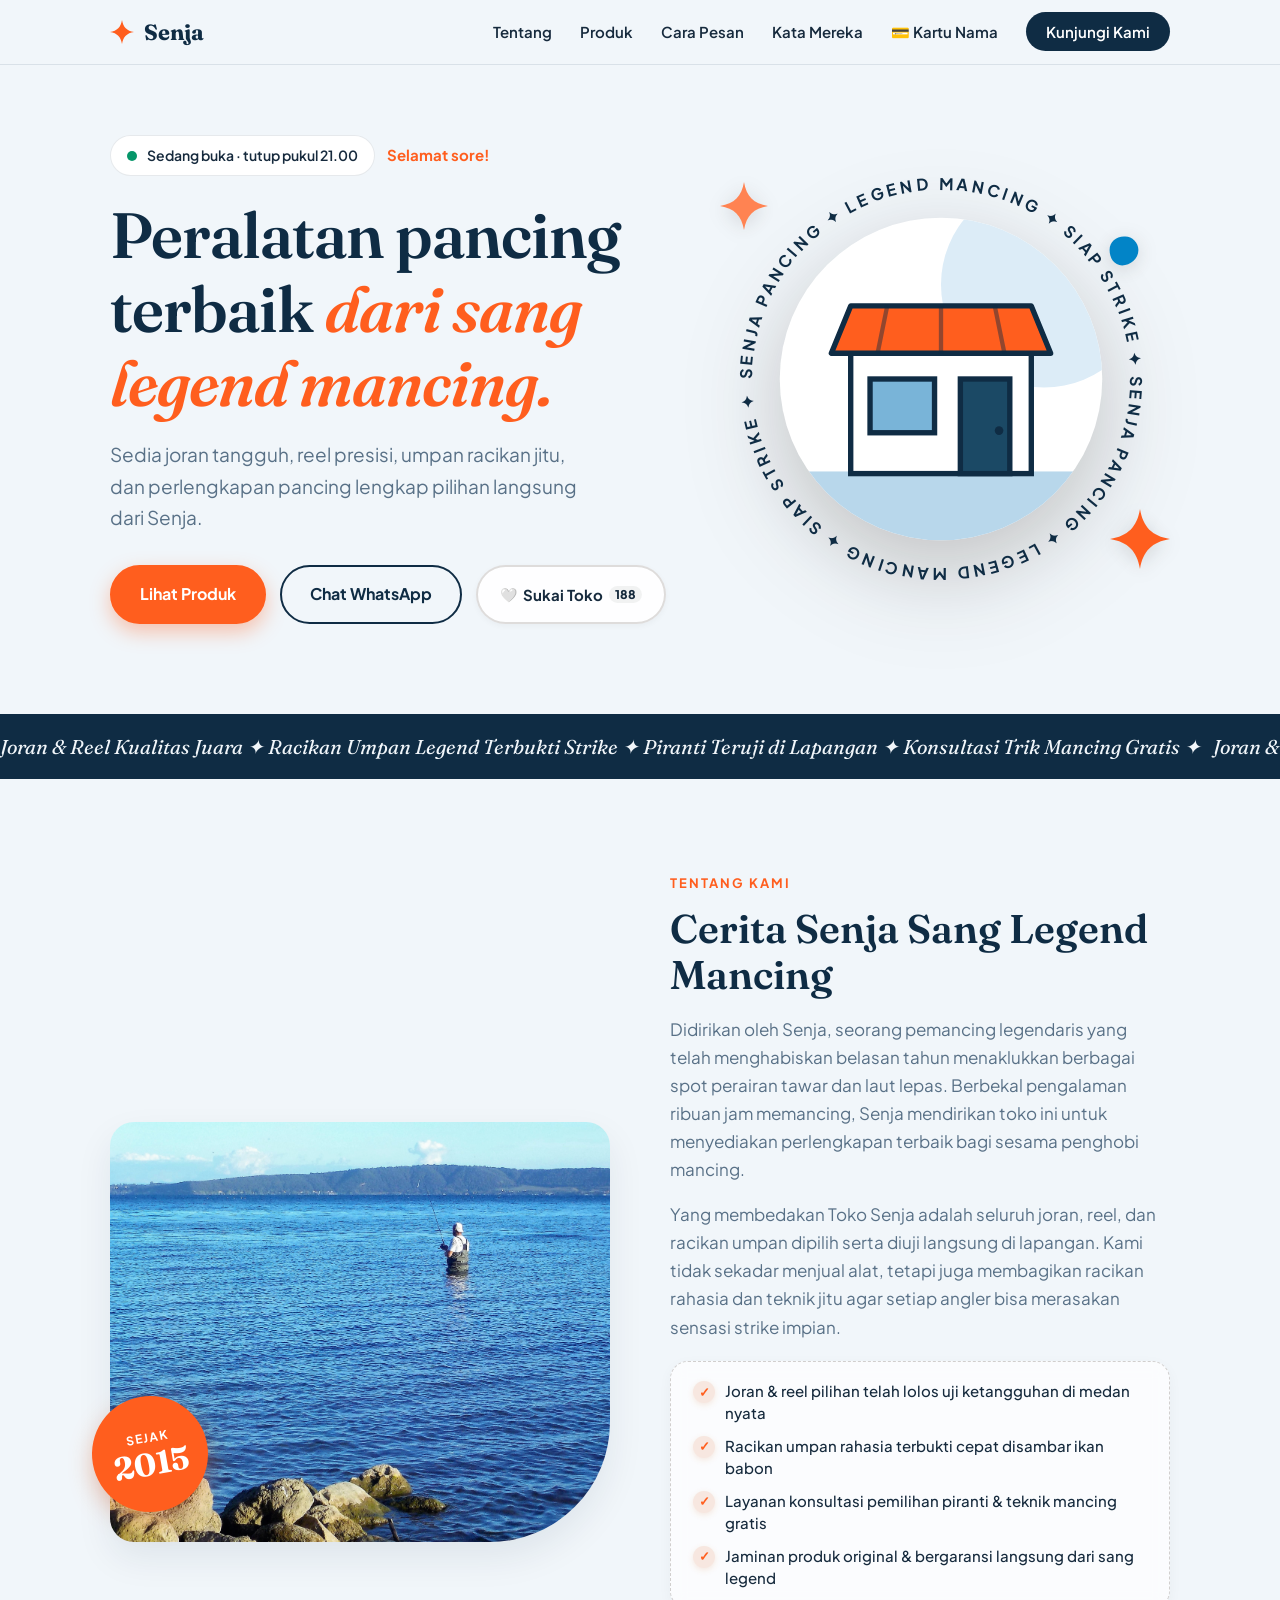
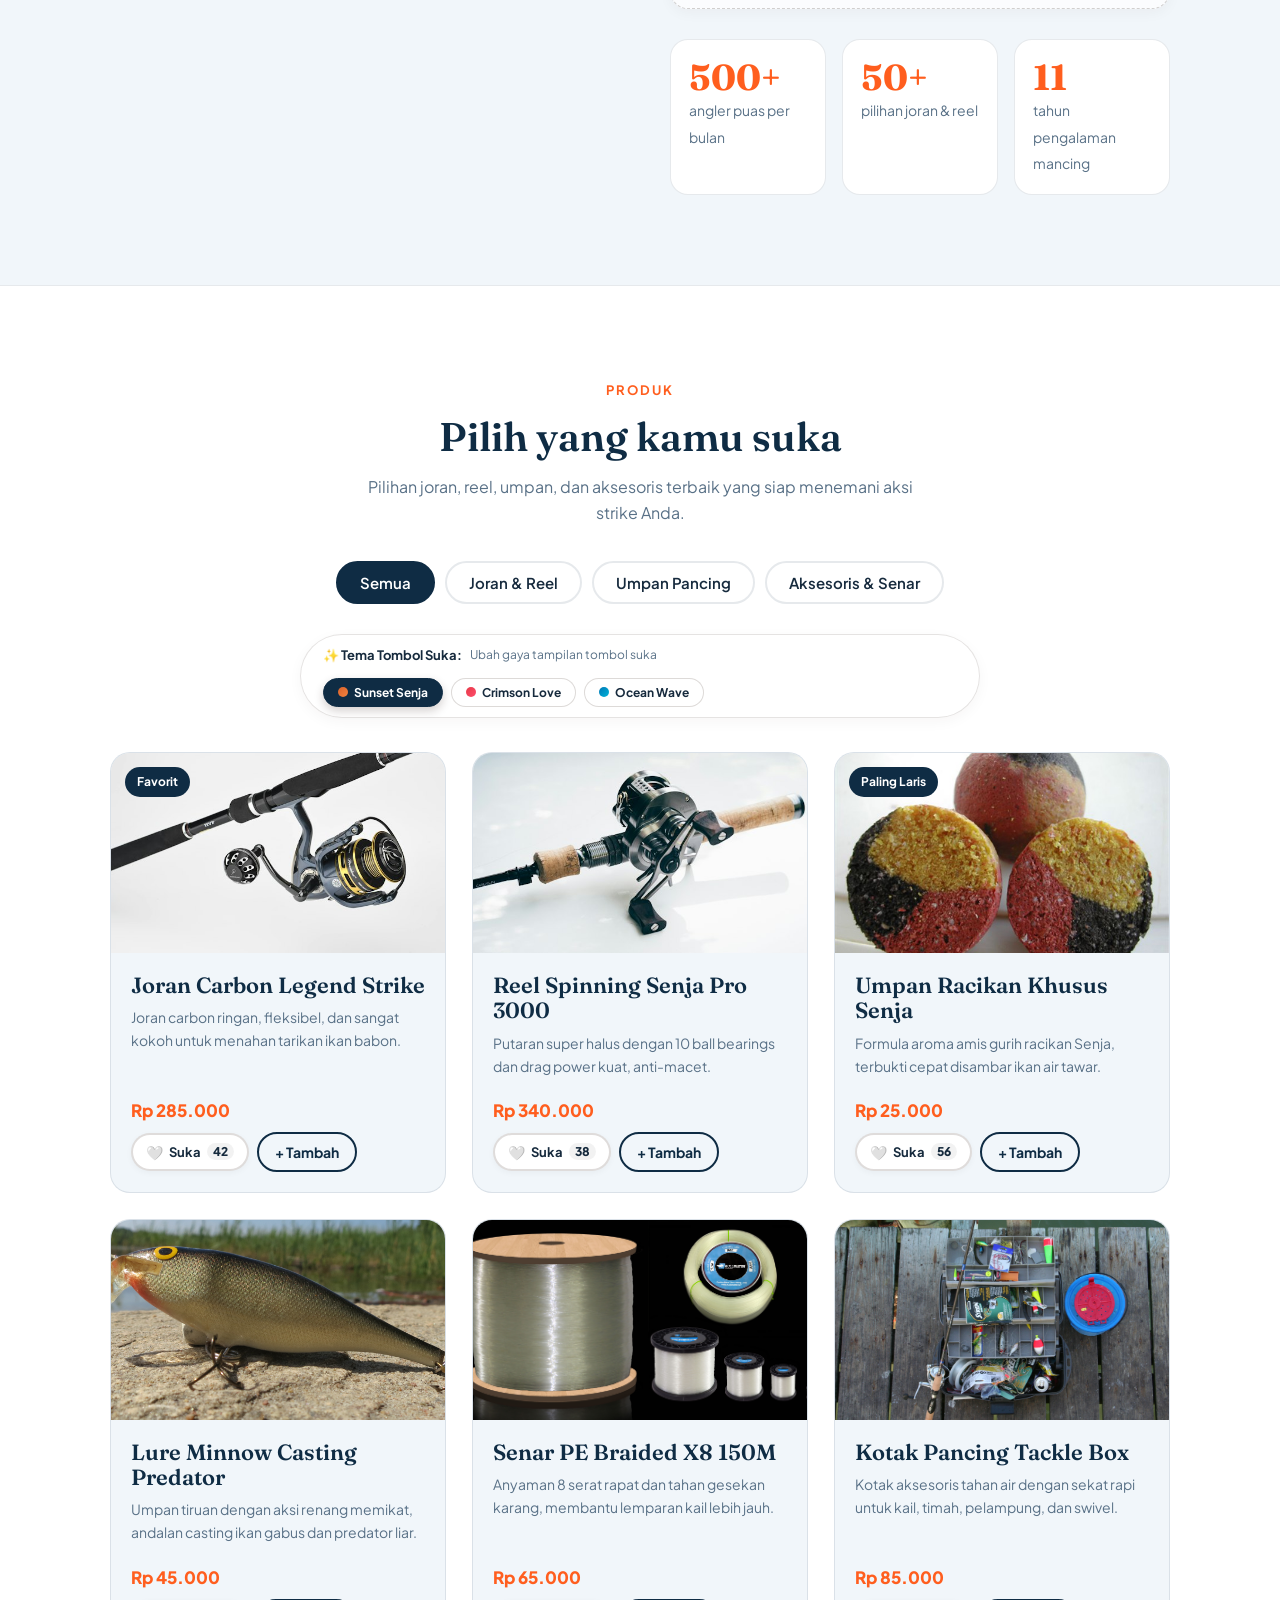
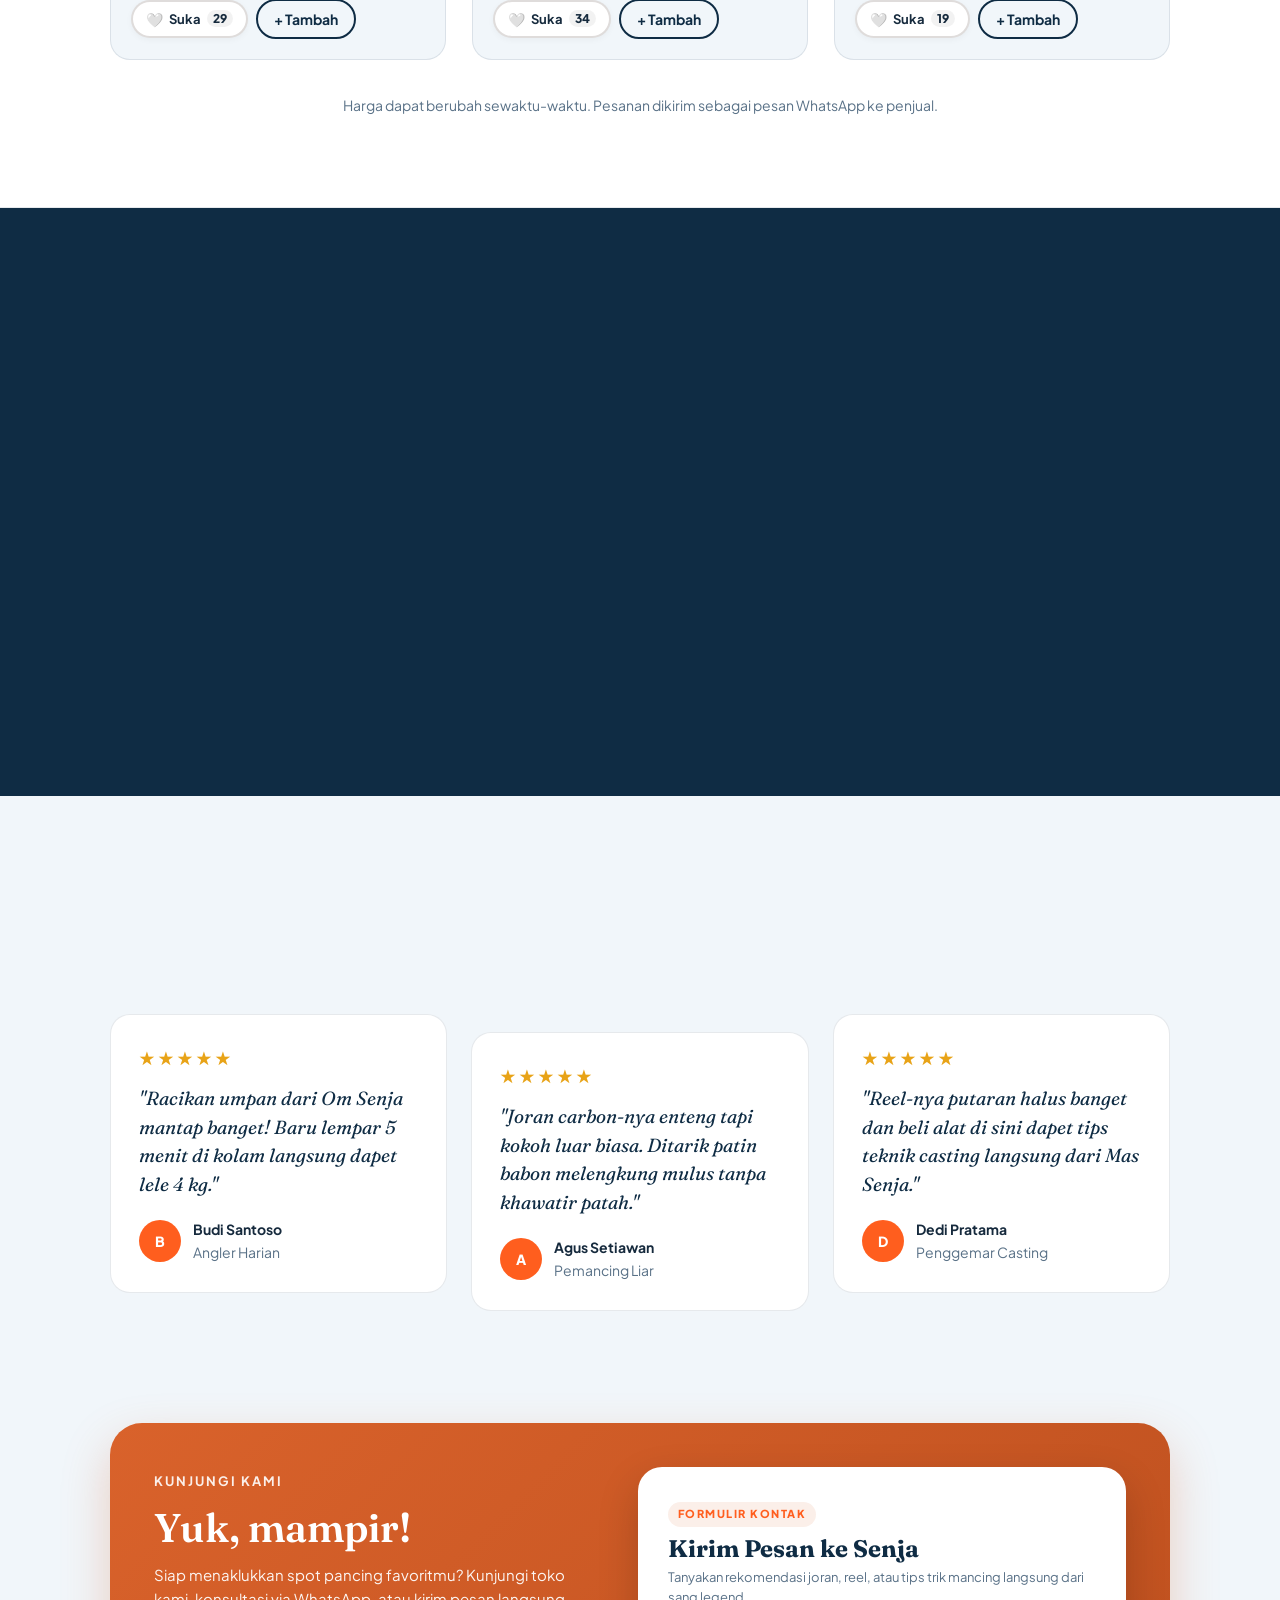
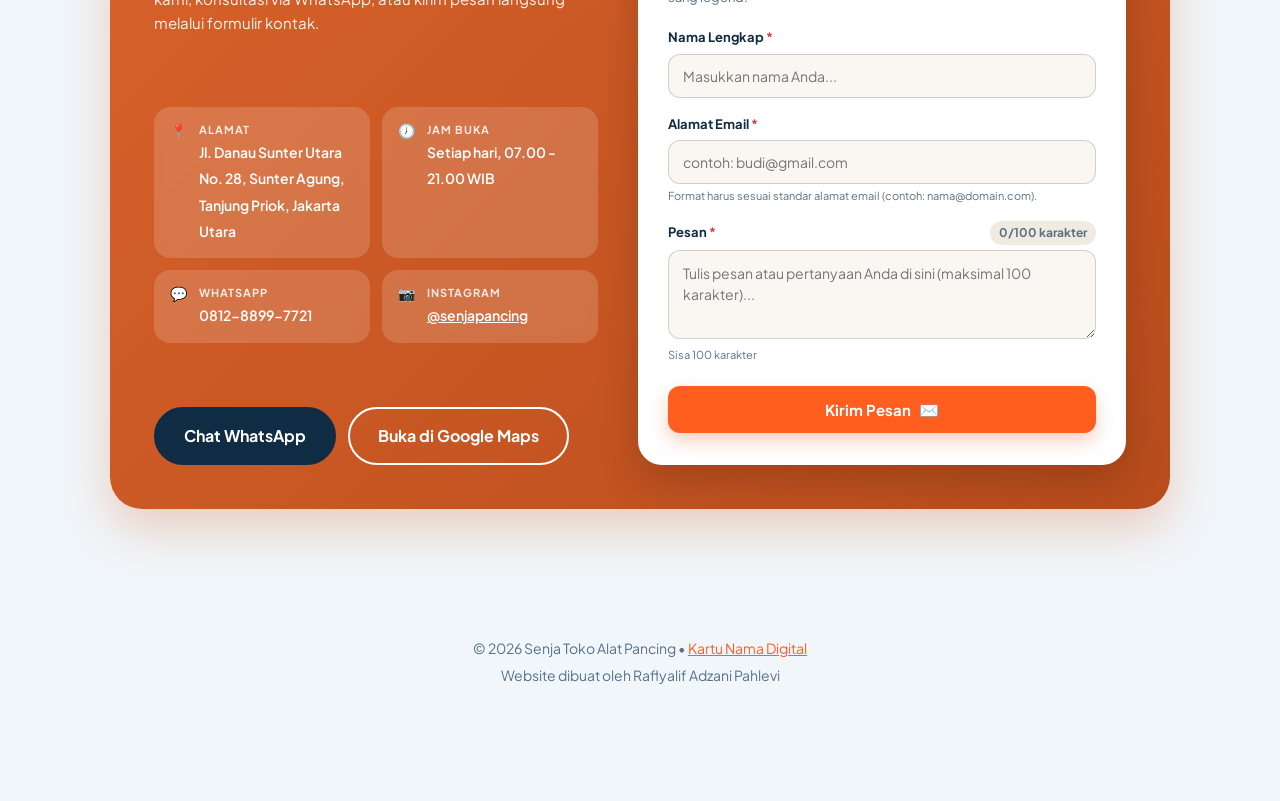
<file: index.html>
<!DOCTYPE html>
<html lang="id">

<head>
    <meta charset="UTF-8">
    <meta name="viewport" content="width=device-width, initial-scale=1">
    <!-- ✏️ ==========================================================
         TEMPLATE WEBSITE UMKM
         Bisa dipakai untuk usaha apa saja: makanan, minuman, kerajinan,
         pakaian, jasa, dan lain-lain.

         DAFTAR TODO  (cari tulisan "TODO" dengan Ctrl + F)

         Di file ini (index.html):
           TODO 1  Nama usaha
           TODO 2  Slogan dan kalimat pembuka
           TODO 3  Cerita tentang usaha + foto
           TODO 4  Daftar produk dan kategorinya
           TODO 5  Komentar pelanggan
           TODO 6  Alamat, jam buka, dan media sosial

         Di file style.css:
           TODO 7  Warna tema

         Di file script.js:
           TODO 8  Nomor WhatsApp dan jam buka

         TANTANGAN  (kerjakan kalau semua TODO sudah selesai,
                     cari tulisan "TANTANGAN" dengan Ctrl + F)

         Di file style.css:
           TANTANGAN CSS 1  Ubah bentuk sudut kartu        (mudah)
           TANTANGAN CSS 2  Ubah kecepatan teks berjalan   (mudah)
           TANTANGAN CSS 3  Ubah gerakan kartu saat disentuh (sedang)
           TANTANGAN CSS 4  Tulis aturan CSS sendiri        (sedang)

         Di file script.js:
           TANTANGAN JS 1   Ganti kalimat pembuka WhatsApp  (mudah)
           TANTANGAN JS 2   Salam sesuai waktu              (sedang)
           TANTANGAN JS 3   Catatan di keranjang pesanan    (sedang)

         Tips: simpan (Ctrl + S), lalu refresh browser setiap selesai 1 langkah.
         ========================================================== -->

    <!-- ✏️ TODO 1: Ganti "Nama Usaha Kamu" dengan nama usaha. Ada di 3 tempat: di sini, di navbar, dan di footer. -->
    <title>Senja - Toko Alat Pancing</title>
    <meta name="description"
        content="Toko pancing Senja menyediakan alat pancing lengkap: joran, reel, umpan, dan perlengkapan dari sang legend mancing.">

    <link rel="preconnect" href="https://fonts.googleapis.com">
    <link rel="preconnect" href="https://fonts.gstatic.com" crossorigin>
    <link
        href="https://fonts.googleapis.com/css2?family=Fraunces:ital,opsz,wght@0,9..144,500;0,9..144,600;0,9..144,700;1,9..144,500;1,9..144,600&family=Plus+Jakarta+Sans:wght@400;600;700;800&display=swap"
        rel="stylesheet">
    <link rel="icon" href="data:image/svg+xml,<svg xmlns=%22http://www.w3.org/2000/svg%22 viewBox=%220 0 100 100%22><text y=%22.9em%22 font-size=%2290%22>🎣</text></svg>">
    <link rel="stylesheet" href="style.css">
</head>

<body>

    <!-- ==================== NAVBAR ==================== -->
    <nav class="navbar">
        <div class="nav-isi">
            <a href="#" class="logo">
                <svg xmlns="http://www.w3.org/2000/svg" viewBox="0 0 40 40" width="24" height="24" aria-hidden="true">
                    <path d="M20 0 C22 12 28 18 40 20 C28 22 22 28 20 40 C18 28 12 22 0 20 C12 18 18 12 20 0Z"
                        fill="var(--warna-aksen)" />
                </svg>
                <!-- ✏️ TODO 1: Nama usaha -->
                Senja
            </a>
            <button class="tombol-nav" id="tombol-nav" aria-label="Buka menu navigasi" aria-expanded="false">
                <span></span><span></span><span></span>
            </button>
            <ul class="nav-links" id="nav-links">
                <li><a href="#tentang">Tentang</a></li>
                <li><a href="#produk">Produk</a></li>
                <li><a href="#cara-pesan">Cara Pesan</a></li>
                <li><a href="#testimoni">Kata Mereka</a></li>
                <li><a href="kartu-nama.html" title="Buka Kartu Nama Digital">💳 Kartu Nama</a></li>
                <li><a href="#kontak" class="nav-pesan">Kunjungi Kami</a></li>
            </ul>
        </div>
    </nav>

    <!-- ==================== HERO ==================== -->
    <header class="hero">
        <div class="container hero-isi">
            <div class="hero-teks">
                <!-- Tulisan ini diganti otomatis oleh script.js (sedang buka / tutup) -->
                <div class="hero-atas">
                    <p class="status" id="status-buka">Buka setiap hari</p>
                    <!-- Tulisan salam diatur di script.js (TANTANGAN JS 2) -->
                    <span class="salam" id="salam">Halo, selamat datang!</span>
                </div>

                <!-- ✏️ TODO 2: Ganti slogan. Kata di dalam <em> ... </em> akan berwarna dan miring. -->
                <h1>Peralatan pancing terbaik <em>dari sang legend mancing.</em></h1>
                <p>Sedia joran tangguh, reel presisi, umpan racikan jitu, dan perlengkapan pancing lengkap pilihan
                    langsung dari Senja.</p>

                <div class="hero-tombol">
                    <a href="#produk" class="tombol-utama">Lihat Produk</a>
                    <a href="#" class="tombol-garis link-wa" target="_blank" rel="noopener">Chat WhatsApp</a>
                    <!-- 🌟 Challenge Mudah: Tombol Suka Toko -->
                    <button type="button" class="tombol-suka tombol-suka-toko" id="tombol-suka-toko"
                        aria-label="Sukai Toko Senja" data-liked="false" data-count="188">
                        <span class="ikon-hati">🤍</span>
                        <span class="teks-suka">Sukai Toko</span>
                        <span class="jumlah-suka">188</span>
                    </button>
                </div>
            </div>

            <div class="hero-gambar" aria-hidden="true">
                <!-- ✏️ TODO 2: Tulisan melingkar boleh diganti. Tulis kalimatnya dua kali supaya lingkarannya penuh. -->
                <svg class="hero-svg" xmlns="http://www.w3.org/2000/svg" viewBox="0 0 400 400">
                    <defs>
                        <path id="lingkaran" d="M200,200 m-176,0 a176,176 0 1,1 352,0 a176,176 0 1,1 -352,0" />
                        <clipPath id="potong-bulat">
                            <circle cx="200" cy="200" r="150" />
                        </clipPath>
                    </defs>
                    <g class="cincin-teks">
                        <text>
                            <textPath href="#lingkaran" textLength="1090">SENJA PANCING ✦ LEGEND MANCING ✦ SIAP STRIKE ✦
                                SENJA PANCING ✦ LEGEND MANCING ✦ SIAP STRIKE ✦</textPath>
                        </text>
                    </g>
                    <circle cx="200" cy="200" r="150" fill="#ffffff" />
                    <g clip-path="url(#potong-bulat)">
                        <circle cx="296" cy="112" r="96" fill="#dcecf7" />
                        <rect x="40" y="286" width="320" height="80" fill="#b8d7eb" />
                        <rect x="116" y="176" width="168" height="112" fill="#ffffff" stroke="#0f2c44"
                            stroke-width="5" />
                        <path d="M98 176 h204 l-18 -44 h-168 z" fill="#ff5e1e" stroke="#0f2c44" stroke-width="5"
                            stroke-linejoin="round" />
                        <path d="M150 132 l-9 44 M200 132 v44 M250 132 l9 44" stroke="#0f2c44" stroke-width="4"
                            opacity="0.45" />
                        <rect x="134" y="200" width="60" height="50" fill="#79b4d8" stroke="#0f2c44" stroke-width="5" />
                        <rect x="218" y="200" width="46" height="88" fill="#1b4965" stroke="#0f2c44" stroke-width="5" />
                        <circle cx="254" cy="248" r="4" fill="#0f2c44" />
                    </g>
                </svg>

                <!-- 🎨 Challenge Mudah & 🚀 Challenge Menengah: 3 Elemen Dekorasi Blob dengan Kombinasi Warna Selaras -->
                <svg class="apung apung-1 blob blob-1 dekorasi-blob" xmlns="http://www.w3.org/2000/svg"
                    viewBox="0 0 40 40" aria-hidden="true">
                    <path d="M20 0 C22 12 28 18 40 20 C28 22 22 28 20 40 C18 28 12 22 0 20 C12 18 18 12 20 0Z"
                        fill="#ff8352" />
                </svg>
                <svg class="apung apung-2 blob blob-2 dekorasi-blob" xmlns="http://www.w3.org/2000/svg"
                    viewBox="0 0 40 40" aria-hidden="true">
                    <path d="M20 0 C22 12 28 18 40 20 C28 22 22 28 20 40 C18 28 12 22 0 20 C12 18 18 12 20 0Z"
                        fill="#ff5e1e" />
                </svg>
                <svg class="apung apung-3 blob blob-3 dekorasi-blob" xmlns="http://www.w3.org/2000/svg"
                    viewBox="0 0 40 40" aria-hidden="true">
                    <path d="M20 4 C28 3 36 10 36 19 C36 29 27 36 18 36 C9 36 4 28 4 19 C4 10 11 4 20 4 Z"
                        fill="#0284c7" />
                </svg>
            </div>
        </div>
    </header>

    <!-- ==================== TEKS BERJALAN ==================== -->
    <div class="teks-berjalan">
        <div class="teks-berjalan-isi" id="teks-berjalan-isi">
            <!-- ✏️ TODO 2: Ganti dengan 4-5 kelebihan usaha. Pisahkan dengan tanda ✦ -->
            <span>Joran & Reel Kualitas Juara ✦ Racikan Umpan Legend Terbukti Strike ✦ Piranti Teruji di Lapangan ✦
                Konsultasi Trik Mancing Gratis ✦</span>
        </div>
    </div>

    <!-- ==================== TENTANG ==================== -->
    <section id="tentang" class="section">
        <div class="container tentang-isi">
            <div class="tentang-foto animasi">
                <!-- ✏️ TODO 3: Simpan foto usaha di folder "gambar", lalu ganti nama file di src.
                     Ganti juga tahun berdiri di bawahnya. -->
                <img src="gambar/foto-usaha.jpg" alt="Foto Senja sang legend mancing">
                <div class="stiker">Sejak <strong>2015</strong></div>
            </div>

            <div class="tentang-teks animasi">
                <span class="label">Tentang Kami</span>
                <!-- ✏️ TODO 3: Tulis cerita usaha dari hasil wawancara dengan pemilik UMKM. -->
                <h2 class="judul-section">Cerita Senja Sang Legend Mancing</h2>
                <p>Didirikan oleh Senja, seorang pemancing legendaris yang telah menghabiskan belasan tahun menaklukkan
                    berbagai spot perairan tawar dan laut lepas. Berbekal pengalaman ribuan jam memancing, Senja
                    mendirikan toko ini untuk menyediakan perlengkapan terbaik bagi sesama penghobi mancing.</p>
                <p>Yang membedakan Toko Senja adalah seluruh joran, reel, dan racikan umpan dipilih serta diuji langsung
                    di lapangan. Kami tidak sekadar menjual alat, tetapi juga membagikan racikan rahasia dan teknik jitu
                    agar setiap angler bisa merasakan sensasi strike impian.</p>

                <!-- 🌟 Challenge Menantang (Modul Tahap 3): Simbol Checklist Menggunakan Karakter Unicode Melalui CSS -->
                <div class="keunggulan-box">
                    <ul class="checklist">
                        <li>Joran & reel pilihan telah lolos uji ketangguhan di medan nyata</li>
                        <li>Racikan umpan rahasia terbukti cepat disambar ikan babon</li>
                        <li>Layanan konsultasi pemilihan piranti & teknik mancing gratis</li>
                        <li>Jaminan produk original & bergaransi langsung dari sang legend</li>
                    </ul>
                </div>

                <!-- ✏️ TODO 3: Ganti 3 angka dan keterangannya. Angkanya akan berhitung naik sendiri. -->
                <div class="angka-grid">
                    <div class="angka-kotak">
                        <strong><span class="angka">500</span>+</strong>
                        <span>angler puas per bulan</span>
                    </div>
                    <div class="angka-kotak">
                        <strong><span class="angka">50</span>+</strong>
                        <span>pilihan joran & reel</span>
                    </div>
                    <div class="angka-kotak">
                        <strong><span class="angka">11</span></strong>
                        <span>tahun pengalaman mancing</span>
                    </div>
                </div>
            </div>
        </div>
    </section>

    <!-- ==================== PRODUK ==================== -->
    <section id="produk" class="section">
        <div class="container">
            <div class="tengah animasi">
                <span class="label">Produk</span>
                <h2 class="judul-section">Pilih yang kamu suka</h2>
                <p class="sub-judul">Pilihan joran, reel, umpan, dan aksesoris terbaik yang siap menemani aksi strike
                    Anda.</p>
            </div>

            <!-- ✏️ TODO 4a: Ganti tulisan 3 tombol kategori sesuai jenis produk.
                 Contoh: Makanan / Minuman / Paket, atau Tas / Dompet / Gantungan Kunci.
                 Tulisan data-filter TIDAK perlu diubah. -->
            <div class="filter">
                <button class="chip aktif" data-filter="semua">Semua</button>
                <button class="chip" data-filter="kategori1">Joran & Reel</button>
                <button class="chip" data-filter="kategori2">Umpan Pancing</button>
                <button class="chip" data-filter="kategori3">Aksesoris & Senar</button>
            </div>

            <!-- 🎨 Challenge Mudah: Pengatur Tema Tombol Suka -->
            <div class="tema-suka-bar">
                <div class="tema-suka-info">
                    <span class="tema-label">✨ Tema Tombol Suka:</span>
                    <span class="tema-sublabel">Ubah gaya tampilan tombol suka</span>
                </div>
                <div class="tema-suka-pilihan">
                    <button type="button" class="chip-tema aktif" data-tema="sunset"
                        title="Tema Sunset Senja (Oranye Bata & Emas)">
                        <span class="titik-tema titik-sunset"></span> Sunset Senja
                    </button>
                    <button type="button" class="chip-tema" data-tema="crimson"
                        title="Tema Crimson Love (Merah Romantis)">
                        <span class="titik-tema titik-crimson"></span> Crimson Love
                    </button>
                    <button type="button" class="chip-tema" data-tema="ocean" title="Tema Ocean Wave (Biru Samudra)">
                        <span class="titik-tema titik-ocean"></span> Ocean Wave
                    </button>
                </div>
            </div>

            <div class="daftar-produk animasi">

                <!-- ✏️ TODO 4b: Satu blok "kartu-produk" = satu produk. Ganti 5 hal di tiap kartu:
                     1) data-kategori : kategori1 / kategori2 / kategori3 (sesuai tombol di atas)
                     2) data-harga    : angka saja, tanpa titik (contoh: 18000)
                     3) src           : nama file foto di folder gambar
                     4) nama produk (h3) dan alt foto
                     5) deskripsi singkat (p)
                     Mau tambah produk? Salin satu blok kartu-produk, lalu tempel di bawahnya.
                     Tulisan kecil di pojok foto (class "pita") boleh diganti atau dihapus. -->
                <div class="kartu-produk" data-kategori="kategori1" data-harga="285000">
                    <div class="kartu-foto">
                        <img src="gambar/produk-1.jpg" alt="Joran Carbon Legend Strike">
                        <span class="pita">Favorit</span>
                    </div>
                    <div class="kartu-teks">
                        <h3>Joran Carbon Legend Strike</h3>
                        <p>Joran carbon ringan, fleksibel, dan sangat kokoh untuk menahan tarikan ikan babon.</p>
                        <div class="kartu-bawah">
                            <span class="harga"></span>
                            <div class="kartu-aksi">
                                <button type="button" class="tombol-suka" aria-label="Suka Joran Carbon Legend Strike"
                                    data-liked="false" data-count="42">
                                    <span class="ikon-hati">🤍</span>
                                    <span class="teks-suka">Suka</span>
                                    <span class="jumlah-suka">42</span>
                                </button>
                                <button class="tombol-tambah">+ Tambah</button>
                            </div>
                        </div>
                    </div>
                </div>

                <div class="kartu-produk" data-kategori="kategori1" data-harga="340000">
                    <div class="kartu-foto">
                        <img src="gambar/produk-2.jpg" alt="Reel Spinning Senja Pro 3000">
                    </div>
                    <div class="kartu-teks">
                        <h3>Reel Spinning Senja Pro 3000</h3>
                        <p>Putaran super halus dengan 10 ball bearings dan drag power kuat, anti-macet.</p>
                        <div class="kartu-bawah">
                            <span class="harga"></span>
                            <div class="kartu-aksi">
                                <button type="button" class="tombol-suka" aria-label="Suka Reel Spinning Senja Pro 3000"
                                    data-liked="false" data-count="38">
                                    <span class="ikon-hati">🤍</span>
                                    <span class="teks-suka">Suka</span>
                                    <span class="jumlah-suka">38</span>
                                </button>
                                <button class="tombol-tambah">+ Tambah</button>
                            </div>
                        </div>
                    </div>
                </div>

                <div class="kartu-produk" data-kategori="kategori2" data-harga="25000">
                    <div class="kartu-foto">
                        <img src="gambar/produk-3.jpg" alt="Umpan Racikan Khusus Senja">
                        <span class="pita">Paling Laris</span>
                    </div>
                    <div class="kartu-teks">
                        <h3>Umpan Racikan Khusus Senja</h3>
                        <p>Formula aroma amis gurih racikan Senja, terbukti cepat disambar ikan air tawar.</p>
                        <div class="kartu-bawah">
                            <span class="harga"></span>
                            <div class="kartu-aksi">
                                <button type="button" class="tombol-suka" aria-label="Suka Umpan Racikan Khusus Senja"
                                    data-liked="false" data-count="56">
                                    <span class="ikon-hati">🤍</span>
                                    <span class="teks-suka">Suka</span>
                                    <span class="jumlah-suka">56</span>
                                </button>
                                <button class="tombol-tambah">+ Tambah</button>
                            </div>
                        </div>
                    </div>
                </div>

                <div class="kartu-produk" data-kategori="kategori2" data-harga="45000">
                    <div class="kartu-foto">
                        <img src="gambar/produk-4.jpg" alt="Lure Minnow Casting Predator">
                    </div>
                    <div class="kartu-teks">
                        <h3>Lure Minnow Casting Predator</h3>
                        <p>Umpan tiruan dengan aksi renang memikat, andalan casting ikan gabus dan predator liar.</p>
                        <div class="kartu-bawah">
                            <span class="harga"></span>
                            <div class="kartu-aksi">
                                <button type="button" class="tombol-suka" aria-label="Suka Lure Minnow Casting Predator"
                                    data-liked="false" data-count="29">
                                    <span class="ikon-hati">🤍</span>
                                    <span class="teks-suka">Suka</span>
                                    <span class="jumlah-suka">29</span>
                                </button>
                                <button class="tombol-tambah">+ Tambah</button>
                            </div>
                        </div>
                    </div>
                </div>

                <div class="kartu-produk" data-kategori="kategori3" data-harga="65000">
                    <div class="kartu-foto">
                        <img src="gambar/produk-5.jpg" alt="Senar PE Braided X8 150M">
                    </div>
                    <div class="kartu-teks">
                        <h3>Senar PE Braided X8 150M</h3>
                        <p>Anyaman 8 serat rapat dan tahan gesekan karang, membantu lemparan kail lebih jauh.</p>
                        <div class="kartu-bawah">
                            <span class="harga"></span>
                            <div class="kartu-aksi">
                                <button type="button" class="tombol-suka" aria-label="Suka Senar PE Braided X8 150M"
                                    data-liked="false" data-count="34">
                                    <span class="ikon-hati">🤍</span>
                                    <span class="teks-suka">Suka</span>
                                    <span class="jumlah-suka">34</span>
                                </button>
                                <button class="tombol-tambah">+ Tambah</button>
                            </div>
                        </div>
                    </div>
                </div>

                <div class="kartu-produk" data-kategori="kategori3" data-harga="85000">
                    <div class="kartu-foto">
                        <img src="gambar/produk-6.jpg" alt="Kotak Pancing Tackle Box">
                    </div>
                    <div class="kartu-teks">
                        <h3>Kotak Pancing Tackle Box</h3>
                        <p>Kotak aksesoris tahan air dengan sekat rapi untuk kail, timah, pelampung, dan swivel.</p>
                        <div class="kartu-bawah">
                            <span class="harga"></span>
                            <div class="kartu-aksi">
                                <button type="button" class="tombol-suka" aria-label="Suka Kotak Pancing Tackle Box"
                                    data-liked="false" data-count="19">
                                    <span class="ikon-hati">🤍</span>
                                    <span class="teks-suka">Suka</span>
                                    <span class="jumlah-suka">19</span>
                                </button>
                                <button class="tombol-tambah">+ Tambah</button>
                            </div>
                        </div>
                    </div>
                </div>

            </div>

            <p class="catatan-produk">Harga dapat berubah sewaktu-waktu. Pesanan dikirim sebagai pesan WhatsApp ke
                penjual.</p>
        </div>
    </section>

    <!-- ==================== CARA PESAN ==================== -->
    <!-- Bagian ini sudah jadi. Boleh diubah kalau cara pesan di usaha mitra berbeda. -->
    <section id="cara-pesan" class="section">
        <div class="container">
            <div class="animasi">
                <span class="label">Cara Pesan</span>
                <h2 class="judul-section">Empat langkah, pesanan jadi</h2>
                <p class="sub-judul">Tidak perlu aplikasi tambahan. Cukup dari halaman ini dan WhatsApp.</p>
            </div>

            <div class="langkah-grid animasi">
                <div class="langkah">
                    <div class="langkah-nomor">01</div>
                    <h3>Pilih</h3>
                    <p>Lihat daftar produk, lalu pilih yang kamu suka. Pakai tombol kategori supaya lebih cepat.</p>
                </div>
                <div class="langkah">
                    <div class="langkah-nomor">02</div>
                    <h3>Tambah</h3>
                    <p>Tekan tombol "+ Tambah". Jumlah dan total harga dihitung otomatis di keranjang.</p>
                </div>
                <div class="langkah">
                    <div class="langkah-nomor">03</div>
                    <h3>Kirim</h3>
                    <p>Tekan "Pesan via WhatsApp". Daftar pesananmu langsung tertulis di chat.</p>
                </div>
                <div class="langkah">
                    <div class="langkah-nomor">04</div>
                    <h3>Terima</h3>
                    <p>Penjual membalas untuk memastikan pesanan, pembayaran, dan cara pengambilan.</p>
                </div>
            </div>
        </div>
    </section>

    <!-- ==================== TESTIMONI ==================== -->
    <section id="testimoni" class="section">
        <div class="container">
            <div class="tengah animasi">
                <span class="label">Kata Mereka</span>
                <h2 class="judul-section">Apa kata pelanggan</h2>
            </div>

            <!-- ✏️ TODO 5: Ganti dengan komentar pelanggan sungguhan (minta izin dulu ya).
                 Ganti juga huruf di dalam class "inisial" dengan huruf pertama namanya. -->
            <div class="testimoni-grid animasi">

                <figure class="kartu-testimoni">
                    <div class="bintang" aria-label="5 dari 5 bintang">★★★★★</div>
                    <p>"Racikan umpan dari Om Senja mantap banget! Baru lempar 5 menit di kolam langsung dapet lele 4
                        kg."</p>
                    <footer>
                        <span class="inisial">B</span>
                        <span><strong>Budi Santoso</strong>Angler Harian</span>
                    </footer>
                </figure>

                <figure class="kartu-testimoni">
                    <div class="bintang" aria-label="5 dari 5 bintang">★★★★★</div>
                    <p>"Joran carbon-nya enteng tapi kokoh luar biasa. Ditarik patin babon melengkung mulus tanpa
                        khawatir patah."</p>
                    <footer>
                        <span class="inisial">A</span>
                        <span><strong>Agus Setiawan</strong>Pemancing Liar</span>
                    </footer>
                </figure>

                <figure class="kartu-testimoni">
                    <div class="bintang" aria-label="5 dari 5 bintang">★★★★★</div>
                    <p>"Reel-nya putaran halus banget dan beli alat di sini dapet tips teknik casting langsung dari Mas
                        Senja."</p>
                    <footer>
                        <span class="inisial">D</span>
                        <span><strong>Dedi Pratama</strong>Penggemar Casting</span>
                    </footer>
                </figure>

            </div>
        </div>
    </section>

    <!-- ==================== KONTAK ==================== -->
    <section id="kontak" class="section">
        <div class="container">
            <div class="kontak-kotak animasi">
                <div class="kontak-kiri">
                    <div>
                        <span class="label">Kunjungi Kami</span>
                        <h2>Yuk, mampir!</h2>
                        <p>Siap menaklukkan spot pancing favoritmu? Kunjungi toko kami, konsultasi via WhatsApp, atau
                            kirim pesan langsung melalui formulir kontak.</p>
                    </div>

                    <!-- ✏️ TODO 6: Ganti alamat, jam buka, nomor WhatsApp, dan link Instagram. -->
                    <div class="kontak-info-list">
                        <div class="info">
                            <span class="info-ikon" aria-hidden="true">📍</span>
                            <div>
                                <strong>Alamat</strong>
                                <span>Jl. Danau Sunter Utara No. 28, Sunter Agung, Tanjung Priok, Jakarta Utara</span>
                            </div>
                        </div>
                        <div class="info">
                            <span class="info-ikon" aria-hidden="true">🕖</span>
                            <div>
                                <strong>Jam Buka</strong>
                                <span>Setiap hari, 07.00 - 21.00 WIB</span>
                            </div>
                        </div>
                        <div class="info">
                            <span class="info-ikon" aria-hidden="true">💬</span>
                            <div>
                                <strong>WhatsApp</strong>
                                <span>0812-8899-7721</span>
                            </div>
                        </div>
                        <div class="info">
                            <span class="info-ikon" aria-hidden="true">📷</span>
                            <div>
                                <strong>Instagram</strong>
                                <a href="https://instagram.com/senjapancing" target="_blank" rel="noopener">@senjapancing</a>
                            </div>
                        </div>
                    </div>

                    <div class="kontak-tombol">
                        <a href="#" class="tombol-utama link-wa" target="_blank" rel="noopener">Chat WhatsApp</a>
                        <!-- ✏️ TODO 6: Buka Google Maps, cari lokasi usaha, tekan "Bagikan", salin link-nya ke href di bawah. -->
                        <a href="https://maps.google.com/?q=Toko+Pancing+Senja" class="tombol-garis" target="_blank" rel="noopener">Buka di
                            Google Maps</a>
                    </div>
                </div>

                <!-- 🚀 Challenge Menengah & Challenge Menantang: Formulir Kontak Interaktif -->
                <div class="kontak-kanan">
                    <div class="formulir-kontak-card">
                        <div class="form-header">
                            <span class="form-badge">Formulir Kontak</span>
                            <h3 class="form-judul">Kirim Pesan ke Senja</h3>
                            <p class="form-subjudul">Tanyakan rekomendasi joran, reel, atau tips trik mancing langsung
                                dari sang legend.</p>
                        </div>

                        <!-- Notifikasi Status Pengiriman Form -->
                        <div id="notifikasi-form" class="form-notifikasi" hidden>
                            <div class="notifikasi-isi">
                                <span class="notifikasi-ikon" id="notifikasi-ikon">✅</span>
                                <div class="notifikasi-teks">
                                    <strong id="notifikasi-judul">Pesan Berhasil Terkirim!</strong>
                                    <p id="notifikasi-pesan">Terima kasih atas pesan Anda. Kami akan segera menghubungi
                                        Anda kembali.</p>
                                </div>
                            </div>
                        </div>

                        <form id="form-kontak" class="form-kontak" novalidate>
                            <!-- Input Nama -->
                            <div class="form-group">
                                <label for="kontak-nama" class="form-label">
                                    Nama Lengkap <span class="wajib">*</span>
                                </label>
                                <input type="text" id="kontak-nama" name="nama" class="form-input"
                                    placeholder="Masukkan nama Anda..." required autocomplete="name">
                                <div class="pesan-error" id="error-nama" role="alert"></div>
                            </div>

                            <!-- Input Email (Challenge Menantang) -->
                            <div class="form-group">
                                <label for="kontak-email" class="form-label">
                                    Alamat Email <span class="wajib">*</span>
                                </label>
                                <div class="input-wrapper">
                                    <input type="email" id="kontak-email" name="email" class="form-input"
                                        placeholder="contoh: budi@gmail.com" required autocomplete="email">
                                    <span class="status-ikon" id="status-ikon-email" aria-hidden="true"></span>
                                </div>
                                <div class="pesan-error" id="error-email" role="alert"></div>
                                <div class="petunjuk-input" id="petunjuk-email">Format harus sesuai standar alamat email
                                    (contoh: nama@domain.com).</div>
                            </div>

                            <!-- Input Pesan (Challenge Menengah: Maks 100 Karakter) -->
                            <div class="form-group">
                                <div class="label-dan-counter">
                                    <label for="kontak-pesan" class="form-label">
                                        Pesan <span class="wajib">*</span>
                                    </label>
                                    <span class="counter-karakter" id="counter-karakter" aria-live="polite">
                                        <span id="jumlah-karakter">0</span>/100 karakter
                                    </span>
                                </div>
                                <textarea id="kontak-pesan" name="pesan" class="form-textarea" rows="3" maxlength="100"
                                    placeholder="Tulis pesan atau pertanyaan Anda di sini (maksimal 100 karakter)..."
                                    required></textarea>
                                <div class="bar-sisa-karakter">
                                    <span id="sisa-karakter">Sisa 100 karakter</span>
                                    <span id="peringatan-pesan" class="peringatan-pesan" role="alert"></span>
                                </div>
                                <div class="pesan-error" id="error-pesan" role="alert"></div>
                            </div>

                            <!-- Tombol Kirim Form -->
                            <button type="submit" id="tombol-kirim-form" class="tombol-kirim">
                                <span class="kirim-teks">Kirim Pesan</span>
                                <span class="kirim-ikon">✉️</span>
                            </button>
                        </form>
                    </div>
                </div>
            </div>
        </div>
    </section>

    <!-- ==================== FOOTER ==================== -->
    <footer class="footer">
        <div class="container">
            <!-- ✏️ TODO 1: Nama usaha. Tulis juga nama kelompokmu sebagai pembuat website. -->
            <p>&copy; <span id="tahun">2026</span> Senja Toko Alat Pancing &bull; <a href="kartu-nama.html" style="color: var(--warna-aksen); text-decoration: underline;">Kartu Nama Digital</a></p>
            <p>Website dibuat oleh Raflyalif Adzani Pahlevi</p>
        </div>
    </footer>

    <!-- ==================== KERANJANG PESANAN ==================== -->
    <!-- Muncul otomatis setelah tombol "+ Tambah" ditekan. Tidak perlu diubah. -->
    <div class="pesanan" id="pesanan" hidden>
        <!-- Isi catatan ini diatur di script.js (TANTANGAN JS 3) -->
        <p class="pesanan-catatan" id="pesanan-catatan"></p>
        <div class="pesanan-panel" id="pesanan-panel" hidden>
            <h3>Pesanan Kamu</h3>
            <ul id="pesanan-daftar"></ul>
        </div>
        <div class="pesanan-bar">
            <button class="pesanan-ringkas" id="pesanan-ringkas" aria-expanded="false">
                <span id="pesanan-jumlah">0 item</span>
                <strong id="pesanan-total">Rp 0</strong>
            </button>
            <a href="#" class="tombol-utama" id="pesanan-kirim" target="_blank" rel="noopener">Pesan via WhatsApp</a>
        </div>
    </div>

    <button class="tombol-atas" id="tombol-atas" aria-label="Kembali ke atas">↑</button>

    <script src="script.js"></script>
</body>

</html>
</file>
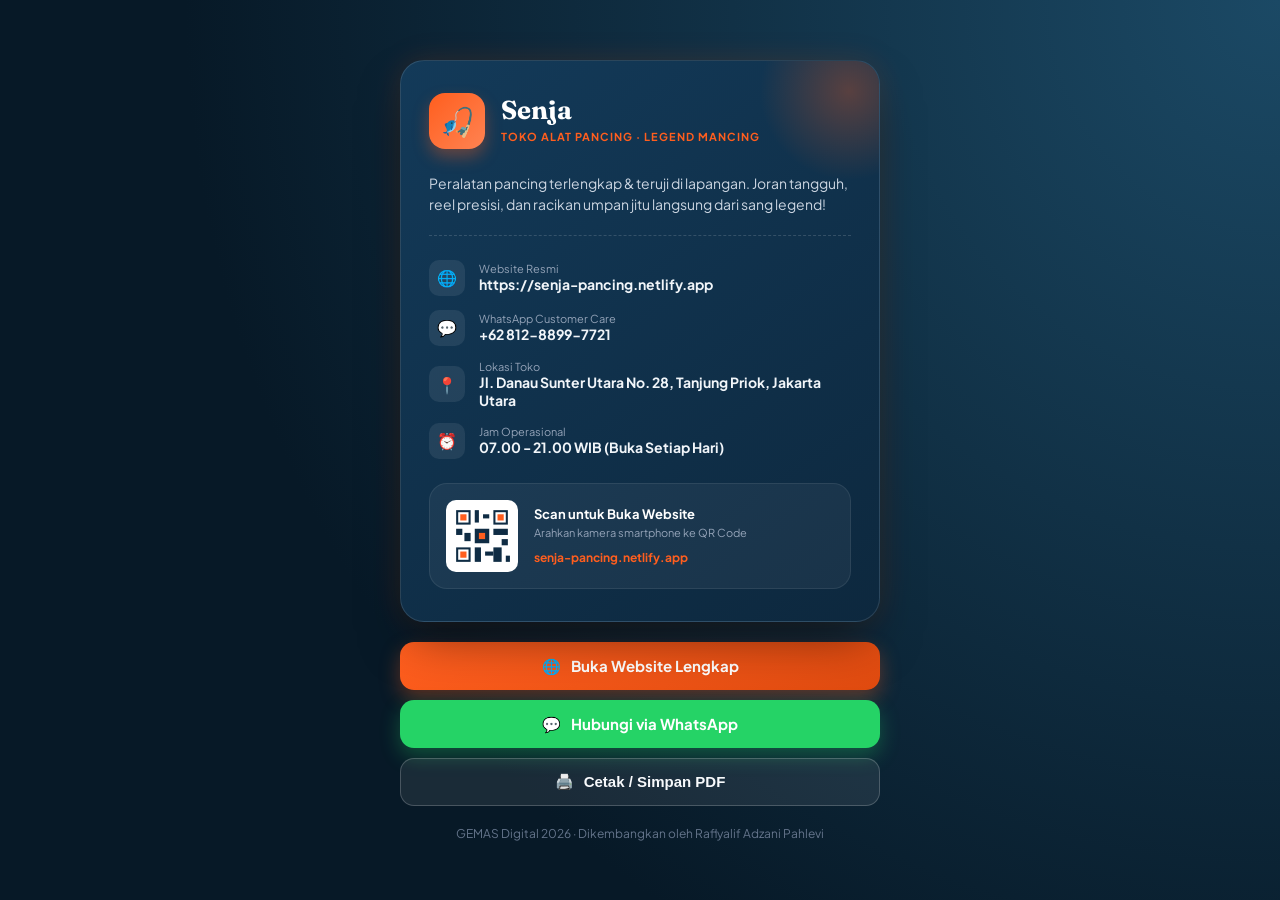
<file: kartu-nama.html>
<!DOCTYPE html>
<html lang="id">
<head>
    <meta charset="UTF-8">
    <meta name="viewport" content="width=device-width, initial-scale=1.0">
    <title>Kartu Nama Digital - Senja Toko Alat Pancing</title>
    <link rel="preconnect" href="https://fonts.googleapis.com">
    <link rel="preconnect" href="https://fonts.gstatic.com" crossorigin>
    <link href="https://fonts.googleapis.com/css2?family=Fraunces:ital,opsz,wght@0,9..144,600;1,9..144,600&family=Plus+Jakarta+Sans:wght@400;500;600;700;800&display=swap" rel="stylesheet">
    <link rel="icon" href="data:image/svg+xml,<svg xmlns=%22http://www.w3.org/2000/svg%22 viewBox=%220 0 100 100%22><text y=%22.9em%22 font-size=%2290%22>🎣</text></svg>">
    <style>
        :root {
            --primary: #0f2c44;
            --accent: #ff5e1e;
            --accent-light: #ff8352;
            --ocean: #0284c7;
            --surface: #ffffff;
            --bg: #071927;
            --text-dark: #0f2c44;
            --text-light: #f8fafc;
            --text-muted: #64748b;
        }

        * {
            box-sizing: border-box;
            margin: 0;
            padding: 0;
        }

        body {
            font-family: 'Plus Jakarta Sans', sans-serif;
            background: radial-gradient(circle at top right, #1b4965, #071927 70%);
            min-height: 100vh;
            display: flex;
            flex-direction: column;
            align-items: center;
            justify-content: center;
            padding: 24px 16px;
            color: var(--text-light);
        }

        .container {
            width: 100%;
            max-width: 480px;
            display: flex;
            flex-direction: column;
            gap: 20px;
        }

        /* Business Card Layout */
        .card {
            background: linear-gradient(145deg, #133a59, #0d283e);
            border: 1px solid rgba(255, 255, 255, 0.12);
            border-radius: 24px;
            padding: 32px 28px;
            box-shadow: 0 25px 50px -12px rgba(0, 0, 0, 0.5), 0 0 30px rgba(255, 94, 30, 0.15);
            position: relative;
            overflow: hidden;
            backdrop-filter: blur(10px);
        }

        .card::before {
            content: '';
            position: absolute;
            top: -60px;
            right: -60px;
            width: 180px;
            height: 180px;
            background: radial-gradient(circle, rgba(255, 94, 30, 0.3) 0%, transparent 70%);
            border-radius: 50%;
            pointer-events: none;
        }

        .card-header {
            display: flex;
            align-items: center;
            gap: 16px;
            margin-bottom: 24px;
        }

        .logo-box {
            width: 56px;
            height: 56px;
            background: linear-gradient(135deg, var(--accent), var(--accent-light));
            border-radius: 16px;
            display: flex;
            align-items: center;
            justify-content: center;
            font-size: 28px;
            box-shadow: 0 8px 16px rgba(255, 94, 30, 0.35);
        }

        .brand-title {
            font-family: 'Fraunces', serif;
            font-size: 26px;
            font-weight: 700;
            color: #ffffff;
            line-height: 1.1;
        }

        .brand-badge {
            display: inline-block;
            font-size: 11px;
            font-weight: 700;
            text-transform: uppercase;
            letter-spacing: 1px;
            color: var(--accent);
            margin-top: 4px;
        }

        .tagline {
            font-size: 14px;
            color: #cbd5e1;
            line-height: 1.5;
            margin-bottom: 24px;
            padding-bottom: 20px;
            border-bottom: 1px dashed rgba(255, 255, 255, 0.15);
        }

        .contact-list {
            display: flex;
            flex-direction: column;
            gap: 14px;
            margin-bottom: 24px;
        }

        .contact-item {
            display: flex;
            align-items: center;
            gap: 14px;
            font-size: 14px;
            color: #f1f5f9;
            text-decoration: none;
            transition: transform 0.2s;
        }

        .contact-item:hover {
            transform: translateX(4px);
            color: var(--accent-light);
        }

        .contact-icon {
            width: 36px;
            height: 36px;
            background: rgba(255, 255, 255, 0.08);
            border-radius: 10px;
            display: flex;
            align-items: center;
            justify-content: center;
            font-size: 16px;
            flex-shrink: 0;
        }

        .qr-section {
            background: rgba(255, 255, 255, 0.05);
            border: 1px solid rgba(255, 255, 255, 0.08);
            border-radius: 18px;
            padding: 16px;
            display: flex;
            align-items: center;
            gap: 16px;
        }

        .qr-code-img {
            width: 72px;
            height: 72px;
            background: #ffffff;
            padding: 6px;
            border-radius: 10px;
            flex-shrink: 0;
        }

        .qr-info h4 {
            font-size: 13px;
            font-weight: 700;
            color: #ffffff;
            margin-bottom: 4px;
        }

        .qr-info p {
            font-size: 11px;
            color: #94a3b8;
            margin-bottom: 6px;
        }

        .qr-link {
            font-size: 12px;
            color: var(--accent);
            font-weight: 700;
            text-decoration: none;
            word-break: break-all;
        }

        /* Action Buttons */
        .actions {
            display: flex;
            flex-direction: column;
            gap: 10px;
        }

        .btn {
            display: flex;
            align-items: center;
            justify-content: center;
            gap: 10px;
            padding: 14px 20px;
            border-radius: 14px;
            font-size: 15px;
            font-weight: 700;
            text-decoration: none;
            cursor: pointer;
            border: none;
            transition: all 0.25s ease;
        }

        .btn-primary {
            background: linear-gradient(135deg, var(--accent), #e04b10);
            color: #ffffff;
            box-shadow: 0 8px 20px rgba(255, 94, 30, 0.35);
        }

        .btn-primary:hover {
            transform: translateY(-2px);
            box-shadow: 0 12px 24px rgba(255, 94, 30, 0.5);
        }

        .btn-secondary {
            background: #25D366;
            color: #ffffff;
            box-shadow: 0 8px 20px rgba(37, 211, 102, 0.3);
        }

        .btn-secondary:hover {
            transform: translateY(-2px);
            box-shadow: 0 12px 24px rgba(37, 211, 102, 0.45);
        }

        .btn-outline {
            background: rgba(255, 255, 255, 0.08);
            color: #f8fafc;
            border: 1px solid rgba(255, 255, 255, 0.2);
        }

        .btn-outline:hover {
            background: rgba(255, 255, 255, 0.15);
            color: #ffffff;
        }

        .footer-note {
            text-align: center;
            font-size: 12px;
            color: #64748b;
        }

        @media (max-width: 480px) {
            .card {
                padding: 24px 20px;
            }
        }
    </style>
</head>
<body>

    <div class="container">
        <!-- Digital Business Card -->
        <div class="card" id="kartu-digital">
            <div class="card-header">
                <div class="logo-box">🎣</div>
                <div>
                    <h1 class="brand-title">Senja</h1>
                    <span class="brand-badge">Toko Alat Pancing · Legend Mancing</span>
                </div>
            </div>

            <p class="tagline">
                Peralatan pancing terlengkap & teruji di lapangan. Joran tangguh, reel presisi, dan racikan umpan jitu langsung dari sang legend!
            </p>

            <div class="contact-list">
                <a href="https://senja-pancing.netlify.app" class="contact-item" target="_blank">
                    <div class="contact-icon">🌐</div>
                    <div>
                        <div style="font-size: 11px; color: #94a3b8;">Website Resmi</div>
                        <strong>https://senja-pancing.netlify.app</strong>
                    </div>
                </a>

                <a href="https://wa.me/6281288997721" class="contact-item" target="_blank">
                    <div class="contact-icon">💬</div>
                    <div>
                        <div style="font-size: 11px; color: #94a3b8;">WhatsApp Customer Care</div>
                        <strong>+62 812-8899-7721</strong>
                    </div>
                </a>

                <div class="contact-item">
                    <div class="contact-icon">📍</div>
                    <div>
                        <div style="font-size: 11px; color: #94a3b8;">Lokasi Toko</div>
                        <strong>Jl. Danau Sunter Utara No. 28, Tanjung Priok, Jakarta Utara</strong>
                    </div>
                </div>

                <div class="contact-item">
                    <div class="contact-icon">⏰</div>
                    <div>
                        <div style="font-size: 11px; color: #94a3b8;">Jam Operasional</div>
                        <strong>07.00 - 21.00 WIB (Buka Setiap Hari)</strong>
                    </div>
                </div>
            </div>

            <!-- QR Code Section -->
            <div class="qr-section">
                <!-- Direct SVG QR representation -->
                <svg class="qr-code-img" viewBox="0 0 29 29" fill="none" xmlns="http://www.w3.org/2000/svg">
                    <rect width="29" height="29" fill="white"/>
                    <rect x="2" y="2" width="7" height="7" fill="#0f2c44"/>
                    <rect x="3" y="3" width="5" height="5" fill="white"/>
                    <rect x="4" y="4" width="3" height="3" fill="#ff5e1e"/>
                    <rect x="20" y="2" width="7" height="7" fill="#0f2c44"/>
                    <rect x="21" y="3" width="5" height="5" fill="white"/>
                    <rect x="22" y="4" width="3" height="3" fill="#ff5e1e"/>
                    <rect x="2" y="20" width="7" height="7" fill="#0f2c44"/>
                    <rect x="3" y="21" width="5" height="5" fill="white"/>
                    <rect x="4" y="22" width="3" height="3" fill="#ff5e1e"/>
                    <rect x="11" y="2" width="2" height="6" fill="#0f2c44"/>
                    <rect x="15" y="4" width="3" height="2" fill="#0f2c44"/>
                    <rect x="11" y="11" width="7" height="7" fill="#0f2c44"/>
                    <rect x="13" y="13" width="3" height="3" fill="#ff5e1e"/>
                    <rect x="2" y="11" width="3" height="3" fill="#0f2c44"/>
                    <rect x="6" y="13" width="3" height="4" fill="#0f2c44"/>
                    <rect x="20" y="11" width="7" height="3" fill="#0f2c44"/>
                    <rect x="24" y="16" width="3" height="3" fill="#0f2c44"/>
                    <rect x="11" y="20" width="3" height="7" fill="#0f2c44"/>
                    <rect x="16" y="22" width="4" height="2" fill="#0f2c44"/>
                    <rect x="20" y="20" width="4" height="7" fill="#0f2c44"/>
                    <rect x="26" y="24" width="2" height="3" fill="#0f2c44"/>
                </svg>
                <div class="qr-info">
                    <h4>Scan untuk Buka Website</h4>
                    <p>Arahkan kamera smartphone ke QR Code</p>
                    <a href="https://senja-pancing.netlify.app" class="qr-link" target="_blank">senja-pancing.netlify.app</a>
                </div>
            </div>
        </div>

        <!-- Action Buttons -->
        <div class="actions">
            <a href="index.html" class="btn btn-primary">
                <span>🌐</span> Buka Website Lengkap
            </a>
            <a href="https://wa.me/6281288997721?text=Halo%20Senja,%20saya%20mendapatkan%20kartu%20nama%20digital%20ini%20dan%20ingin%20tanya%20produk%20pancing" class="btn btn-secondary" target="_blank">
                <span>💬</span> Hubungi via WhatsApp
            </a>
            <button onclick="window.print()" class="btn btn-outline">
                <span>🖨️</span> Cetak / Simpan PDF
            </button>
        </div>

        <p class="footer-note">
            GEMAS Digital 2026 · Dikembangkan oleh Raflyalif Adzani Pahlevi
        </p>
    </div>

</body>
</html>
</file>
<file: style.css>
/* ==========================================================
   WEBSITE UMKM - style.css
   Urutan isi file ini sama dengan urutan bagian di index.html
   ========================================================== */

/* ✏️ TODO 7: Ganti warna tema di sini.
   Cukup ubah kode warnanya, seluruh halaman ikut berubah.
   Cari kode warna di: https://htmlcolorcodes.com */
:root {
    --warna-utama: #0f2c44;        /* deep ocean navy: judul, footer, card gelap */
    --warna-aksen: #ff5e1e;        /* sunset orange: tombol aksi, harga, highlight */
    --warna-aksen-tua: #e0480c;    /* aksen saat tombol disentuh/hover */
    --warna-latar: #f1f6fa;        /* coastal ice blue: latar halaman sejuk & bersih */
    --warna-kartu: #ffffff;        /* putih bersih: latar kartu produk */
    --warna-teks: #162a3d;         /* deep slate navy: teks konten tajam */
    --warna-teks-lembut: #597187;  /* slate lembut: teks deskripsi pendukung */
    --warna-hijau: #059669;        /* emerald green: status buka */
    --garis: rgba(15, 44, 68, 0.10);
    --bayangan: 0 16px 36px rgba(15, 44, 68, 0.08);
    --font-judul: 'Fraunces', Georgia, serif;
    --font-teks: 'Plus Jakarta Sans', 'Segoe UI', sans-serif;
    --transisi: all 0.3s ease;

    /* 🚀 TANTANGAN CSS 1 (mudah): Bentuk sudut kartu */
    --sudut: 20px;
}

/* ---------- Dasar ---------- */
* {
    box-sizing: border-box;
}
html {
    scroll-behavior: smooth;
    scroll-padding-top: 80px;
}
body {
    font-family: var(--font-teks);
    margin: 0;
    color: var(--warna-teks);
    background-color: var(--warna-latar);
    line-height: 1.65;
}
img {
    max-width: 100%;
    display: block;
}
h1, h2, h3 {
    font-family: var(--font-judul);
    color: var(--warna-utama);
    line-height: 1.15;
    margin: 0;
}
[hidden] {
    display: none !important;
}
.container {
    max-width: 1100px;
    margin: 0 auto;
    padding: 0 20px;
}
.section {
    padding: 90px 0;
}
.label {
    display: inline-block;
    font-size: 13px;
    font-weight: 700;
    letter-spacing: 2px;
    text-transform: uppercase;
    color: var(--warna-aksen);
    margin-bottom: 12px;
}
.judul-section {
    font-size: 40px;
    font-weight: 600;
    margin-bottom: 14px;
}
.sub-judul {
    color: var(--warna-teks-lembut);
    max-width: 560px;
    margin: 0;
}
.tengah {
    text-align: center;
}
.tengah .sub-judul {
    margin: 0 auto;
}

/* ---------- Tombol ---------- */
.tombol-utama, .tombol-garis {
    display: inline-flex;
    align-items: center;
    gap: 8px;
    padding: 14px 28px;
    border-radius: 999px;
    font-family: var(--font-teks);
    font-size: 16px;
    font-weight: 700;
    text-decoration: none;
    cursor: pointer;
    transition: var(--transisi);
}
.tombol-utama {
    background-color: var(--warna-aksen);
    color: #fff;
    border: 2px solid var(--warna-aksen);
    box-shadow: 0 8px 20px rgba(255, 94, 30, 0.35);
}
.tombol-utama:hover {
    background-color: var(--warna-aksen-tua);
    border-color: var(--warna-aksen-tua);
    transform: translateY(-3px);
}
.tombol-garis {
    background-color: transparent;
    color: var(--warna-utama);
    border: 2px solid var(--warna-utama);
}
.tombol-garis:hover {
    background-color: var(--warna-utama);
    color: #fff;
    transform: translateY(-3px);
}

/* ---------- Navbar ---------- */
.navbar {
    position: sticky;
    top: 0;
    z-index: 100;
    background-color: rgba(241, 246, 250, 0.92);
    backdrop-filter: blur(10px);
    border-bottom: 1px solid var(--garis);
}
.nav-isi {
    max-width: 1100px;
    margin: 0 auto;
    padding: 14px 20px;
    display: flex;
    justify-content: space-between;
    align-items: center;
}
.logo {
    display: flex;
    align-items: center;
    gap: 10px;
    font-family: var(--font-judul);
    font-size: 22px;
    font-weight: 700;
    color: var(--warna-utama);
    text-decoration: none;
}
/* 🌟 Challenge Menengah: Animasi Logo Navbar Berdenyut */
.logo svg {
    display: inline-block;
    transform-origin: center;
    animation: denyut 2s ease-in-out infinite;
    transition: transform 0.4s ease;
}
.logo:hover svg {
    animation-play-state: paused;
    transform: scale(1.25) rotate(180deg);
}
.nav-links {
    list-style: none;
    display: flex;
    align-items: center;
    gap: 28px;
    margin: 0;
    padding: 0;
}
.nav-links a {
    text-decoration: none;
    color: var(--warna-teks);
    font-weight: 600;
    font-size: 15px;
    transition: var(--transisi);
}
.nav-links a:hover {
    color: var(--warna-aksen);
}
.nav-links .nav-pesan {
    background-color: var(--warna-utama);
    color: #fff;
    padding: 10px 20px;
    border-radius: 999px;
}
.nav-links .nav-pesan:hover {
    background-color: var(--warna-aksen);
    color: #fff;
}
/* 🌟 Challenge Menantang: Tombol Navigasi Hamburger */
.tombol-nav {
    display: none;
    background: none;
    border: 0;
    padding: 8px;
    cursor: pointer;
    border-radius: 8px;
    transition: var(--transisi);
}
.tombol-nav:focus-visible {
    outline: 2px solid var(--warna-aksen);
    outline-offset: 2px;
}
.tombol-nav span {
    display: block;
    width: 24px;
    height: 3px;
    margin: 5px 0;
    border-radius: 2px;
    background-color: var(--warna-utama);
    transition: transform 0.3s ease, opacity 0.3s ease;
}
/* Animasi ikon 3 garis berubah menjadi ikon silang (X) */
.tombol-nav.aktif span:nth-child(1),
.tombol-nav[aria-expanded="true"] span:nth-child(1) {
    transform: translateY(8px) rotate(45deg);
}
.tombol-nav.aktif span:nth-child(2),
.tombol-nav[aria-expanded="true"] span:nth-child(2) {
    opacity: 0;
}
.tombol-nav.aktif span:nth-child(3),
.tombol-nav[aria-expanded="true"] span:nth-child(3) {
    transform: translateY(-8px) rotate(-45deg);
}

/* ---------- Hero ---------- */
.hero {
    position: relative;
    overflow: hidden;
    padding: 70px 0 90px;
}
.hero-isi {
    display: flex;
    align-items: center;
    gap: 40px;
}
.hero-teks {
    flex: 1.1;
    animation: naik 0.9s ease both;
}
.hero-atas {
    display: flex;
    flex-wrap: wrap;
    align-items: center;
    gap: 12px;
    margin-bottom: 22px;
}
.salam {
    font-size: 15px;
    font-weight: 700;
    color: var(--warna-aksen);
}
.status {
    display: inline-flex;
    align-items: center;
    gap: 10px;
    margin: 0;
    padding: 8px 16px;
    border-radius: 999px;
    background-color: var(--warna-kartu);
    border: 1px solid var(--garis);
    font-size: 14px;
    font-weight: 600;
}
.status::before {
    content: '';
    width: 10px;
    height: 10px;
    border-radius: 50%;
    background-color: var(--warna-teks-lembut);
}
.status.buka::before {
    background-color: var(--warna-hijau);
    animation: kedip 1.6s ease-in-out infinite;
}
.status.tutup::before {
    background-color: #c0392b;
}
.hero h1 {
    font-size: 64px;
    font-weight: 600;
    letter-spacing: -1px;
    margin-bottom: 20px;
}
.hero h1 em {
    font-style: italic;
    color: var(--warna-aksen);
}
.hero-teks > p {
    font-size: 19px;
    color: var(--warna-teks-lembut);
    max-width: 480px;
    margin: 0 0 32px;
}
.hero-tombol {
    display: flex;
    flex-wrap: wrap;
    gap: 14px;
}
.hero-gambar {
    flex: 0.9;
    position: relative;
    display: flex;
    justify-content: center;
    animation: naik 0.9s 0.15s ease both;
}
.hero-svg {
    width: 100%;
    max-width: 430px;
    height: auto;
    filter: drop-shadow(0 30px 40px rgba(43, 26, 18, 0.22));
}
.cincin-teks {
    transform-box: fill-box;
    transform-origin: center;
    animation: putar 26s linear infinite;
}
.cincin-teks text {
    font-family: var(--font-teks);
    font-size: 15px;
    font-weight: 700;
    fill: var(--warna-utama);
}
.uap path {
    fill: none;
    stroke: #fff;
    stroke-width: 7;
    stroke-linecap: round;
    opacity: 0;
    animation: uap 3.6s ease-in-out infinite;
}
.uap path:nth-child(2) { animation-delay: 1.2s; }
.uap path:nth-child(3) { animation-delay: 2.4s; }
/* 🎨 Challenge Mudah & 🚀 Challenge Menengah (Modul Tahap 3):
   1. Ubah kombinasi warna pada elemen dekorasi blob agar selaras dengan desain website.
   2. Terdapat 3 elemen dekorasi blob pada halaman website (.blob-1, .blob-2, .blob-3). */
.apung, .blob, .dekorasi-blob {
    position: absolute;
    animation: melayang 5s ease-in-out infinite;
    filter: drop-shadow(0 4px 10px rgba(43, 26, 18, 0.15));
    transition: transform 0.4s ease, filter 0.4s ease;
}
.apung:hover, .blob:hover, .dekorasi-blob:hover {
    transform: scale(1.18) rotate(10deg);
    filter: drop-shadow(0 8px 18px rgba(217, 98, 43, 0.3));
}
.apung-1, .blob-1 { 
    top: 4%;  
    left: 2%;  
    width: 48px; 
    fill: #f4a261; /* Warna 1: Sunset Gold / Amber */
}
.apung-2, .blob-2 { 
    bottom: 6%; 
    right: 0; 
    width: 60px; 
    animation-delay: 1.5s; 
    fill: #d9622b; /* Warna 2: Oranye Senja Khas */
}
.apung-3, .blob-3 { 
    top: 16%; 
    right: 6%; 
    width: 36px; 
    animation-delay: 3s; 
    fill: #2a9d8f; /* Warna 3: Ocean Teal / Samudra */
}

/* ---------- Teks berjalan ---------- */
.teks-berjalan {
    overflow: hidden;
    background-color: var(--warna-utama);
    color: var(--warna-latar);
    padding: 16px 0;
}
.teks-berjalan-isi {
    display: flex;
    width: max-content;
    /* 🚀 TANTANGAN CSS 2 (mudah): Ubah kecepatan teks berjalan.
       Angka kecil = cepat, angka besar = lambat. Coba 10s atau 60s. */
    animation: jalan 25s linear infinite;
}
.teks-berjalan:hover .teks-berjalan-isi {
    animation-play-state: paused;
}
.teks-berjalan span {
    font-family: var(--font-judul);
    font-size: 20px;
    font-style: italic;
    white-space: nowrap;
    padding-right: 12px;
}

/* ---------- Tentang ---------- */
.tentang-isi {
    display: flex;
    align-items: center;
    gap: 60px;
}
.tentang-foto {
    flex: 1;
    position: relative;
}
.tentang-foto img {
    width: 100%;
    height: 420px;
    object-fit: cover;
    border-radius: 24px 24px 120px 24px;
    box-shadow: var(--bayangan);
}
.stiker {
    position: absolute;
    left: -18px;
    bottom: 30px;
    width: 116px;
    height: 116px;
    border-radius: 50%;
    background-color: var(--warna-aksen);
    color: #fff;
    display: flex;
    flex-direction: column;
    justify-content: center;
    align-items: center;
    font-size: 12px;
    font-weight: 700;
    letter-spacing: 1px;
    text-transform: uppercase;
    transform: rotate(-10deg);
    box-shadow: 0 10px 24px rgba(217, 98, 43, 0.4);
}
.stiker strong {
    font-family: var(--font-judul);
    font-size: 32px;
    line-height: 1;
    letter-spacing: 0;
}
.tentang-teks {
    flex: 1;
}
.tentang-teks p {
    color: var(--warna-teks-lembut);
    font-size: 17px;
}

/* ==========================================================
   🌟 CHALLENGE MENANTANG (MODUL TAHAP 3):
   Ganti Simbol Checklist Menggunakan Karakter Unicode Melalui CSS
   ========================================================== */
.keunggulan-box {
    margin: 20px 0 24px;
    padding: 18px 22px;
    background-color: rgba(255, 255, 255, 0.7);
    backdrop-filter: blur(8px);
    border-radius: 18px;
    border: 1px dashed rgba(43, 26, 18, 0.2);
    box-shadow: 0 4px 14px rgba(43, 26, 18, 0.04);
}
.checklist {
    list-style: none; /* Hilangkan simbol bullet bawaan */
    padding-left: 0;
    margin: 0;
    display: flex;
    flex-direction: column;
    gap: 10px;
}
.checklist li {
    position: relative;
    padding-left: 32px;
    font-size: 15px;
    line-height: 1.5;
    color: var(--warna-teks);
    font-weight: 500;
    transition: var(--transisi);
}
/* 🎯 Poin Utama: Mengganti simbol checklist menggunakan karakter Unicode melalui CSS ::before */
.checklist li::before {
    content: "\2713"; /* Karakter Unicode: Check Mark centang (✓) */
    position: absolute;
    left: 0;
    top: 1px;
    display: inline-flex;
    align-items: center;
    justify-content: center;
    width: 22px;
    height: 22px;
    border-radius: 50%;
    background-color: rgba(217, 98, 43, 0.14);
    color: var(--warna-aksen);
    font-weight: 800;
    font-size: 13px;
    line-height: 1;
    box-shadow: 0 2px 6px rgba(217, 98, 43, 0.15);
    transition: var(--transisi);
}
.checklist li:hover {
    transform: translateX(4px);
    color: var(--warna-aksen-tua);
}
.checklist li:hover::before {
    background-color: var(--warna-aksen);
    color: #ffffff;
    transform: scale(1.15);
}

/* Variasi kode Unicode checklist alternatif sesuai materi modul */
.checklist.checklist-heavy li::before {
    content: "\2714"; /* Heavy Check Mark (✔) */
}
.checklist.checklist-box li::before {
    content: "\2611"; /* Ballot Box with Check (☑) */
}

.angka-grid {
    display: flex;
    gap: 16px;
    margin-top: 30px;
}
.angka-kotak {
    flex: 1;
    padding: 18px;
    border-radius: 18px;
    background-color: var(--warna-kartu);
    border: 1px solid var(--garis);
}
.angka-kotak strong {
    display: block;
    font-family: var(--font-judul);
    font-size: 36px;
    line-height: 1.1;
    color: var(--warna-aksen);
}
.angka-kotak > span {
    font-size: 14px;
    color: var(--warna-teks-lembut);
}

/* ---------- Produk ---------- */
#produk {
    background-color: var(--warna-kartu);
    border-top: 1px solid var(--garis);
    border-bottom: 1px solid var(--garis);
}
.filter {
    display: flex;
    flex-wrap: wrap;
    justify-content: center;
    gap: 10px;
    margin: 34px 0 40px;
}
.chip {
    padding: 10px 22px;
    border-radius: 999px;
    border: 2px solid var(--garis);
    background-color: transparent;
    color: var(--warna-teks);
    font-family: var(--font-teks);
    font-size: 15px;
    font-weight: 600;
    cursor: pointer;
    transition: var(--transisi);
}
.chip:hover {
    border-color: var(--warna-utama);
}
.chip.aktif {
    background-color: var(--warna-utama);
    border-color: var(--warna-utama);
    color: #fff;
}

/* 🎨 Challenge Mudah: Styling Pengatur Tema Tombol Suka */
.tema-suka-bar {
    display: flex;
    align-items: center;
    justify-content: space-between;
    flex-wrap: wrap;
    gap: 12px;
    margin: -10px auto 34px;
    padding: 10px 22px;
    background-color: rgba(255, 255, 255, 0.75);
    backdrop-filter: blur(8px);
    border: 1px solid rgba(43, 26, 18, 0.12);
    border-radius: 999px;
    max-width: 680px;
    box-shadow: 0 4px 14px rgba(43, 26, 18, 0.04);
}
.tema-suka-info {
    display: flex;
    align-items: center;
    gap: 8px;
    font-size: 13px;
    color: var(--warna-teks);
}
.tema-label {
    font-weight: 700;
}
.tema-sublabel {
    color: var(--warna-teks-lembut);
    font-size: 12px;
}
.tema-suka-pilihan {
    display: flex;
    gap: 8px;
    flex-wrap: wrap;
}
.chip-tema {
    display: inline-flex;
    align-items: center;
    gap: 6px;
    padding: 6px 14px;
    border-radius: 999px;
    border: 1.5px solid rgba(43, 26, 18, 0.16);
    background-color: #ffffff;
    font-family: var(--font-teks);
    font-size: 12px;
    font-weight: 700;
    color: var(--warna-teks);
    cursor: pointer;
    transition: var(--transisi);
}
.chip-tema:hover {
    transform: translateY(-1px);
    border-color: var(--warna-aksen);
}
.chip-tema.aktif {
    background-color: var(--warna-utama);
    border-color: var(--warna-utama);
    color: #ffffff;
    box-shadow: 0 4px 10px rgba(43, 26, 18, 0.2);
}
.titik-tema {
    width: 10px;
    height: 10px;
    border-radius: 50%;
    display: inline-block;
}
.titik-sunset { background: linear-gradient(135deg, #d9622b, #f3833f); }
.titik-crimson { background: linear-gradient(135deg, #e63946, #ff4d6d); }
.titik-ocean { background: linear-gradient(135deg, #0077b6, #00b4d8); }

.daftar-produk {
    display: grid;
    grid-template-columns: repeat(3, 1fr);
    gap: 26px;
}
.kartu-produk {
    display: flex;
    flex-direction: column;
    background-color: var(--warna-latar);
    border: 1px solid var(--garis);
    border-radius: var(--sudut);
    overflow: hidden;
    transition: var(--transisi);
}
/* 🚀 TANTANGAN CSS 3 (sedang): Ubah gerakan kartu saat disentuh mouse.
   Sekarang kartu naik 8px. Coba buat kartu sedikit miring dengan mengganti
   baris transform menjadi:  transform: translateY(-8px) rotate(-2deg);
   Boleh juga coba scale(1.05) supaya kartu membesar. */
.kartu-produk:hover {
    transform: translateY(-8px) rotate(-2deg);
    box-shadow: var(--bayangan);
}

/* 🚀 TANTANGAN CSS 4 (sedang): Tulis aturan CSS sendiri!
   Aturan di bawah ini berlaku untuk nama produk (h3) saat kartunya disentuh.
   Isi di antara kurung kurawal supaya warna nama produk berubah.
   Petunjuk: pakai properti "color" dan nilai var(--warna-aksen). */
.kartu-produk:hover h3 {
    color: var(--warna-aksen);
}
.kartu-produk.sembunyi {
    display: none;
}
.kartu-foto {
    position: relative;
    overflow: hidden;
}
.kartu-foto img {
    width: 100%;
    height: 200px;
    object-fit: cover;
    transition: transform 0.6s ease;
}
.kartu-produk:hover .kartu-foto img {
    transform: scale(1.07);
}
.pita {
    position: absolute;
    top: 14px;
    left: 14px;
    padding: 5px 12px;
    border-radius: 999px;
    background-color: var(--warna-utama);
    color: #fff;
    font-size: 12px;
    font-weight: 700;
}
.kartu-teks {
    display: flex;
    flex-direction: column;
    flex-grow: 1;
    padding: 20px;
}
.kartu-teks h3 {
    font-size: 22px;
    font-weight: 600;
    margin-bottom: 8px;
}
.kartu-teks p {
    flex-grow: 1;
    margin: 0 0 18px;
    font-size: 14px;
    color: var(--warna-teks-lembut);
}
.kartu-bawah {
    display: flex;
    justify-content: space-between;
    align-items: center;
    gap: 8px;
    flex-wrap: wrap;
}
.harga {
    font-size: 17px;
    font-weight: 800;
    color: var(--warna-aksen);
}
.kartu-aksi {
    display: flex;
    align-items: center;
    gap: 8px;
}

/* 🌟 Challenge Mudah: Styling Tombol Suka (Like Button) */
.tombol-suka {
    display: inline-flex;
    align-items: center;
    gap: 6px;
    padding: 8px 13px;
    border-radius: 999px;
    font-family: var(--font-teks);
    font-size: 13px;
    font-weight: 700;
    cursor: pointer;
    border: 2px solid rgba(43, 26, 18, 0.15);
    background-color: #ffffff;
    color: var(--warna-teks);
    box-shadow: 0 2px 6px rgba(0, 0, 0, 0.04);
    transition: all 0.25s cubic-bezier(0.34, 1.56, 0.64, 1);
    user-select: none;
}
.tombol-suka:hover {
    transform: translateY(-2px) scale(1.03);
    border-color: var(--warna-aksen);
    box-shadow: 0 4px 12px rgba(217, 98, 43, 0.2);
}
.tombol-suka:active {
    transform: scale(0.95);
}
.tombol-suka .ikon-hati {
    font-size: 14px;
    display: inline-block;
    transition: transform 0.3s cubic-bezier(0.175, 0.885, 0.32, 1.275);
}
.tombol-suka .jumlah-suka {
    font-weight: 800;
    font-size: 12px;
    padding: 1px 6px;
    border-radius: 999px;
    background-color: rgba(0, 0, 0, 0.05);
    transition: background-color 0.2s ease, color 0.2s ease;
}

/* --- TEMA 1: Sunset Senja (Default) --- */
.tombol-suka.liked {
    background: linear-gradient(135deg, #d9622b, #f3833f);
    border-color: #d9622b;
    color: #ffffff;
    box-shadow: 0 6px 18px rgba(217, 98, 43, 0.35);
}
.tombol-suka.liked .jumlah-suka {
    background-color: rgba(255, 255, 255, 0.25);
    color: #ffffff;
}

/* --- TEMA 2: Crimson Love --- */
body[data-tema-suka="crimson"] .tombol-suka {
    border-color: rgba(230, 57, 70, 0.25);
    background-color: #fff9f9;
    color: #9e2a2b;
}
body[data-tema-suka="crimson"] .tombol-suka:hover {
    border-color: #e63946;
    box-shadow: 0 4px 14px rgba(230, 57, 70, 0.2);
}
body[data-tema-suka="crimson"] .tombol-suka.liked {
    background: linear-gradient(135deg, #e63946, #ff4d6d);
    border-color: #e63946;
    color: #ffffff;
    box-shadow: 0 6px 18px rgba(230, 57, 70, 0.4);
}
body[data-tema-suka="crimson"] .tombol-suka.liked .jumlah-suka {
    background-color: rgba(255, 255, 255, 0.28);
    color: #ffffff;
}

/* --- TEMA 3: Ocean Wave --- */
body[data-tema-suka="ocean"] .tombol-suka {
    border-color: rgba(0, 119, 182, 0.25);
    background-color: #f4faff;
    color: #023e8a;
}
body[data-tema-suka="ocean"] .tombol-suka:hover {
    border-color: #0077b6;
    box-shadow: 0 4px 14px rgba(0, 119, 182, 0.2);
}
body[data-tema-suka="ocean"] .tombol-suka.liked {
    background: linear-gradient(135deg, #0077b6, #00b4d8);
    border-color: #0077b6;
    color: #ffffff;
    box-shadow: 0 6px 18px rgba(0, 119, 182, 0.4);
}
body[data-tema-suka="ocean"] .tombol-suka.liked .jumlah-suka {
    background-color: rgba(255, 255, 255, 0.28);
    color: #ffffff;
}

/* Tombol Suka Toko di Hero */
.tombol-suka-toko {
    padding: 13px 22px;
    font-size: 15px;
    background-color: rgba(255, 255, 255, 0.9);
}

/* Animasi detak hati saat disukai */
@keyframes detak-hati {
    0% { transform: scale(1); }
    20% { transform: scale(1.4) rotate(-8deg); }
    40% { transform: scale(0.9) rotate(4deg); }
    60% { transform: scale(1.2) rotate(-3deg); }
    80% { transform: scale(0.98); }
    100% { transform: scale(1); }
}
.tombol-suka.animasi-detak .ikon-hati {
    animation: detak-hati 0.5s ease-out;
}

.tombol-tambah {
    padding: 9px 16px;
    border-radius: 999px;
    border: 2px solid var(--warna-utama);
    background-color: transparent;
    color: var(--warna-utama);
    font-family: var(--font-teks);
    font-size: 14px;
    font-weight: 700;
    cursor: pointer;
    transition: var(--transisi);
}
.tombol-tambah:hover, .tombol-tambah.dipilih {
    background-color: var(--warna-utama);
    color: #fff;
}
.tombol-tambah.goyang {
    animation: goyang 0.3s ease;
}
.catatan-produk {
    margin: 34px 0 0;
    text-align: center;
    font-size: 14px;
    color: var(--warna-teks-lembut);
}

/* ---------- Cara pesan ---------- */
#cara-pesan {
    background-color: var(--warna-utama);
    color: #fff;
}
#cara-pesan .judul-section {
    color: #fff;
}
#cara-pesan .sub-judul {
    color: rgba(255, 255, 255, 0.78);
}
.langkah-grid {
    display: grid;
    grid-template-columns: repeat(4, 1fr);
    gap: 22px;
    margin-top: 46px;
}
.langkah {
    padding: 26px 22px;
    border-radius: 20px;
    border: 1px solid rgba(255, 255, 255, 0.15);
    background-color: rgba(255, 255, 255, 0.03);
    transition: var(--transisi);
}
.langkah:hover {
    background-color: rgba(255, 255, 255, 0.08);
    transform: translateY(-6px);
}
.langkah-nomor {
    font-family: var(--font-judul);
    font-size: 46px;
    font-style: italic;
    line-height: 1;
    color: var(--warna-aksen);
}
.langkah h3 {
    margin: 14px 0 8px;
    font-size: 21px;
    color: #fff;
}
.langkah p {
    margin: 0;
    font-size: 14px;
    color: rgba(255, 255, 255, 0.75);
}

/* ---------- Testimoni ---------- */
.testimoni-grid {
    display: grid;
    grid-template-columns: repeat(3, 1fr);
    gap: 24px;
    margin-top: 44px;
}
.kartu-testimoni {
    margin: 0;
    padding: 28px;
    border-radius: var(--sudut);
    background-color: var(--warna-kartu);
    border: 1px solid var(--garis);
    transition: var(--transisi);
}
.kartu-testimoni:nth-child(2) {
    transform: translateY(18px);
}
.kartu-testimoni:hover {
    box-shadow: var(--bayangan);
}
.bintang {
    color: #e8a317;
    font-size: 18px;
    letter-spacing: 3px;
}
.kartu-testimoni p {
    margin: 12px 0 20px;
    font-family: var(--font-judul);
    font-size: 19px;
    font-style: italic;
    line-height: 1.5;
    color: var(--warna-utama);
}
.kartu-testimoni footer {
    display: flex;
    align-items: center;
    gap: 12px;
    font-size: 14px;
    color: var(--warna-teks-lembut);
}
.kartu-testimoni footer strong {
    display: block;
    color: var(--warna-teks);
}
.inisial {
    width: 42px;
    height: 42px;
    border-radius: 50%;
    background-color: var(--warna-aksen);
    color: #fff;
    display: flex;
    justify-content: center;
    align-items: center;
    font-weight: 800;
}

/* ---------- Kontak & Formulir Kontak ---------- */
#kontak {
    padding-top: 40px;
}
.kontak-kotak {
    display: flex;
    gap: 40px;
    padding: 44px;
    border-radius: 32px;
    background: linear-gradient(135deg, #d9622b 0%, #b84c1c 100%);
    color: #fff;
    box-shadow: 0 20px 48px rgba(217, 98, 43, 0.28);
}
.kontak-kiri {
    flex: 1;
    display: flex;
    flex-direction: column;
    justify-content: space-between;
}
.kontak-kiri .label {
    color: rgba(255, 255, 255, 0.9);
}
.kontak-kiri h2 {
    color: #fff;
    font-size: 40px;
    font-weight: 600;
    margin-bottom: 12px;
}
.kontak-kiri p {
    margin: 0 0 20px;
    max-width: 440px;
    opacity: 0.94;
    font-size: 15px;
    line-height: 1.6;
}
.kontak-info-list {
    display: grid;
    grid-template-columns: repeat(2, 1fr);
    gap: 12px;
    margin: 12px 0 24px;
}
.info {
    display: flex;
    align-items: flex-start;
    gap: 12px;
    padding: 14px 16px;
    border-radius: 16px;
    background-color: rgba(255, 255, 255, 0.16);
    backdrop-filter: blur(4px);
    transition: var(--transisi);
}
.info:hover {
    background-color: rgba(255, 255, 255, 0.24);
    transform: translateY(-2px);
}
.info-ikon {
    font-size: 20px;
    line-height: 1.3;
}
.info strong {
    display: block;
    font-size: 11px;
    letter-spacing: 1px;
    text-transform: uppercase;
    opacity: 0.85;
}
.info span, .info a {
    color: #fff;
    font-size: 14px;
    font-weight: 600;
    word-break: break-word;
}
.kontak-tombol {
    display: flex;
    flex-wrap: wrap;
    gap: 12px;
}
.kontak-kotak .tombol-utama {
    background-color: var(--warna-utama);
    border-color: var(--warna-utama);
    box-shadow: none;
}
.kontak-kotak .tombol-garis {
    color: #fff;
    border-color: #fff;
}
.kontak-kotak .tombol-garis:hover {
    background-color: #fff;
    color: var(--warna-aksen-tua);
}

/* 🚀 Challenge Menengah & Challenge Menantang: Styling Formulir Kontak */
.kontak-kanan {
    flex: 1.1;
    display: flex;
}
.formulir-kontak-card {
    background-color: #ffffff;
    color: var(--warna-teks);
    padding: 32px 30px;
    border-radius: 24px;
    box-shadow: 0 16px 40px rgba(0, 0, 0, 0.18);
    width: 100%;
    display: flex;
    flex-direction: column;
}
.form-header {
    margin-bottom: 20px;
}
.form-badge {
    display: inline-block;
    font-size: 11px;
    font-weight: 800;
    letter-spacing: 1.5px;
    text-transform: uppercase;
    color: var(--warna-aksen);
    background-color: rgba(217, 98, 43, 0.1);
    padding: 3px 10px;
    border-radius: 999px;
    margin-bottom: 8px;
}
.form-judul {
    font-size: 24px;
    font-weight: 700;
    color: var(--warna-utama);
    margin: 0 0 6px;
}
.form-subjudul {
    font-size: 13px;
    color: var(--warna-teks-lembut);
    margin: 0;
    line-height: 1.5;
}
.form-kontak {
    display: flex;
    flex-direction: column;
    gap: 16px;
}
.form-group {
    display: flex;
    flex-direction: column;
    gap: 5px;
}
.form-label {
    font-size: 13px;
    font-weight: 700;
    color: var(--warna-utama);
}
.form-label .wajib {
    color: #e63946;
}
.input-wrapper {
    position: relative;
    display: flex;
    align-items: center;
}
.form-input, .form-textarea {
    width: 100%;
    padding: 12px 14px;
    border-radius: 12px;
    border: 1.5px solid rgba(43, 26, 18, 0.18);
    background-color: #faf7f2;
    color: var(--warna-teks);
    font-family: var(--font-teks);
    font-size: 14px;
    transition: border-color 0.25s, box-shadow 0.25s, background-color 0.25s;
    box-sizing: border-box;
}
.input-wrapper .form-input {
    padding-right: 38px;
}
.form-textarea {
    resize: vertical;
    min-height: 85px;
    line-height: 1.5;
}
.form-input:focus, .form-textarea:focus {
    outline: none;
    border-color: var(--warna-aksen);
    background-color: #ffffff;
    box-shadow: 0 0 0 4px rgba(217, 98, 43, 0.15);
}
.form-input.is-invalid, .form-textarea.is-invalid {
    border-color: #e63946 !important;
    background-color: #fff6f6 !important;
    box-shadow: 0 0 0 3px rgba(230, 57, 70, 0.18) !important;
    animation: goyang-error 0.35s ease;
}
.form-input.is-valid {
    border-color: #2a9d8f !important;
    background-color: #f3faf8 !important;
    box-shadow: 0 0 0 3px rgba(42, 157, 143, 0.18) !important;
}
.status-ikon {
    position: absolute;
    right: 12px;
    font-size: 15px;
    pointer-events: none;
    line-height: 1;
}
.pesan-error {
    font-size: 12px;
    color: #e63946;
    font-weight: 600;
    min-height: 16px;
    line-height: 1.3;
}
.pesan-error:empty {
    display: none;
}
.petunjuk-input {
    font-size: 11px;
    color: var(--warna-teks-lembut);
    margin-top: -2px;
}

/* Counter Karakter (Challenge Menengah) */
.label-dan-counter {
    display: flex;
    justify-content: space-between;
    align-items: center;
}
.counter-karakter {
    font-size: 12px;
    font-weight: 700;
    color: var(--warna-teks-lembut);
    background-color: #f1eae1;
    padding: 2px 9px;
    border-radius: 999px;
    transition: all 0.25s ease;
}
.counter-karakter.mendekati-batas {
    color: #b84c1c;
    background-color: #ffedd5;
    font-weight: 800;
}
.counter-karakter.batas-maksimal {
    color: #ffffff;
    background-color: #e63946;
    font-weight: 800;
    box-shadow: 0 2px 8px rgba(230, 57, 70, 0.4);
}
.bar-sisa-karakter {
    display: flex;
    justify-content: space-between;
    align-items: center;
    font-size: 11px;
    color: var(--warna-teks-lembut);
    margin-top: 2px;
}
.peringatan-pesan {
    color: #e63946;
    font-weight: 700;
}

/* Tombol Kirim Form */
.tombol-kirim {
    display: flex;
    align-items: center;
    justify-content: center;
    gap: 8px;
    width: 100%;
    padding: 13px 20px;
    border-radius: 12px;
    border: none;
    background-color: var(--warna-aksen);
    color: #ffffff;
    font-family: var(--font-teks);
    font-size: 15px;
    font-weight: 700;
    cursor: pointer;
    transition: var(--transisi);
    box-shadow: 0 8px 18px rgba(217, 98, 43, 0.3);
    margin-top: 6px;
}
.tombol-kirim:hover {
    background-color: var(--warna-aksen-tua);
    transform: translateY(-2px);
    box-shadow: 0 10px 22px rgba(217, 98, 43, 0.4);
}
.tombol-kirim:active {
    transform: scale(0.98);
}
.kirim-ikon {
    font-size: 16px;
}

/* Notifikasi Sukses / Feedback */
.form-notifikasi {
    margin-bottom: 16px;
    padding: 14px 18px;
    border-radius: 14px;
    background-color: #e8f7ee;
    border: 1.5px solid #2a9d8f;
    color: #1b4332;
    animation: muncul-notif 0.4s cubic-bezier(0.16, 1, 0.3, 1);
}
.notifikasi-isi {
    display: flex;
    align-items: flex-start;
    gap: 12px;
}
.notifikasi-ikon {
    font-size: 22px;
    line-height: 1;
}
.notifikasi-teks strong {
    display: block;
    font-size: 14px;
    margin-bottom: 2px;
    color: #1b4332;
}
.notifikasi-teks p {
    margin: 0;
    font-size: 12px;
    color: #2d6a4f;
    line-height: 1.4;
}

@keyframes goyang-error {
    0%, 100% { transform: translateX(0); }
    20%, 60% { transform: translateX(-6px); }
    40%, 80% { transform: translateX(6px); }
}
@keyframes muncul-notif {
    from { opacity: 0; transform: translateY(-8px); }
    to { opacity: 1; transform: translateY(0); }
}

/* ---------- Footer ---------- */
.footer {
    padding: 34px 0 110px;
    text-align: center;
    font-size: 14px;
    color: var(--warna-teks-lembut);
}
.footer p {
    margin: 4px 0;
}

/* ---------- Keranjang pesanan (muncul setelah klik "+ Tambah") ---------- */
.pesanan {
    position: fixed;
    left: 50%;
    bottom: 18px;
    z-index: 200;
    width: calc(100% - 32px);
    max-width: 520px;
    transform: translateX(-50%);
    border-radius: 24px;
    background-color: var(--warna-utama);
    color: #fff;
    box-shadow: 0 18px 44px rgba(0, 0, 0, 0.35);
    animation: naik-tengah 0.35s ease;
}
.pesanan-catatan {
    margin: 0;
    padding: 10px 20px;
    border-radius: 24px 24px 0 0;
    background-color: var(--warna-aksen);
    font-size: 14px;
    font-weight: 700;
}
.pesanan-catatan:empty {
    display: none;
}
.pesanan-panel {
    max-height: 46vh;
    overflow-y: auto;
    padding: 20px 20px 6px;
    border-bottom: 1px solid rgba(255, 255, 255, 0.16);
}
.pesanan-panel h3 {
    color: #fff;
    font-size: 20px;
    margin-bottom: 10px;
}
.pesanan-panel ul {
    list-style: none;
    margin: 0;
    padding: 0;
}
.pesanan-panel li {
    display: flex;
    justify-content: space-between;
    align-items: center;
    gap: 12px;
    padding: 10px 0;
    font-size: 15px;
}
.pesanan-panel li small {
    display: block;
    opacity: 0.7;
}
.jumlah {
    display: flex;
    align-items: center;
    gap: 10px;
    font-weight: 700;
}
.jumlah button {
    width: 30px;
    height: 30px;
    border-radius: 50%;
    border: 0;
    background-color: rgba(255, 255, 255, 0.18);
    color: #fff;
    font-size: 18px;
    line-height: 1;
    cursor: pointer;
}
.jumlah button:hover {
    background-color: var(--warna-aksen);
}
.pesanan-bar {
    display: flex;
    justify-content: space-between;
    align-items: center;
    gap: 10px;
    padding: 10px 10px 10px 20px;
}
.pesanan-ringkas {
    background: none;
    border: 0;
    padding: 6px 0;
    color: #fff;
    font-family: var(--font-teks);
    font-size: 15px;
    text-align: left;
    cursor: pointer;
}
.pesanan-ringkas strong {
    display: block;
    font-size: 18px;
}
.pesanan .tombol-utama {
    padding: 12px 20px;
    font-size: 15px;
    box-shadow: none;
}

/* ---------- Tombol kembali ke atas ---------- */
.tombol-atas {
    position: fixed;
    right: 18px;
    bottom: 18px;
    z-index: 150;
    width: 46px;
    height: 46px;
    border-radius: 50%;
    border: 0;
    background-color: var(--warna-utama);
    color: #fff;
    font-size: 20px;
    cursor: pointer;
    opacity: 0;
    pointer-events: none;
    transition: var(--transisi);
}
.tombol-atas.tampil {
    opacity: 1;
    pointer-events: auto;
}
.tombol-atas.naik {
    bottom: 100px;
}

/* ---------- Animasi ---------- */
/* Elemen dengan class "animasi" muncul pelan-pelan saat di-scroll.
   (Hanya aktif kalau JavaScript jalan, supaya isi tidak pernah hilang.) */
.js .animasi {
    opacity: 0;
    transform: translateY(30px);
    transition: opacity 0.7s ease, transform 0.7s ease;
}
.js .animasi.muncul {
    opacity: 1;
    transform: translateY(0);
}
@keyframes naik {
    from { opacity: 0; transform: translateY(24px); }
    to   { opacity: 1; transform: translateY(0); }
}
@keyframes naik-tengah {
    from { opacity: 0; transform: translate(-50%, 24px); }
    to   { opacity: 1; transform: translate(-50%, 0); }
}
@keyframes putar {
    to { transform: rotate(360deg); }
}
@keyframes uap {
    0%   { opacity: 0;   transform: translateY(12px); }
    40%  { opacity: 0.7; }
    100% { opacity: 0;   transform: translateY(-22px); }
}
@keyframes melayang {
    0%, 100% { transform: translateY(0) rotate(0deg); }
    50%      { transform: translateY(-14px) rotate(12deg); }
}
@keyframes kedip {
    0%, 100% { box-shadow: 0 0 0 0 rgba(63, 122, 85, 0.5); }
    50%      { box-shadow: 0 0 0 7px rgba(63, 122, 85, 0); }
}
@keyframes jalan {
    to { transform: translateX(-50%); }
}
@keyframes goyang {
    50% { transform: scale(1.15); }
}

/* 🌟 Challenge Menengah: Animasi @keyframes Berdenyut pada Logo Navbar */
@keyframes denyut {
    0% {
        transform: scale(1);
    }
    50% {
        transform: scale(1.15);
    }
    100% {
        transform: scale(1);
    }
}
@keyframes denyut-logo {
    0% {
        transform: scale(1);
    }
    50% {
        transform: scale(1.15);
    }
    100% {
        transform: scale(1);
    }
}

/* Animasi meluncur untuk menu navigasi mobile */
@keyframes menuMeluncur {
    from {
        opacity: 0;
        transform: translateY(-8px);
    }
    to {
        opacity: 1;
        transform: translateY(0);
    }
}

/* ---------- Tampilan tablet ---------- */
@media (max-width: 900px) {
    .hero h1 {
        font-size: 48px;
    }
    .daftar-produk, .langkah-grid {
        grid-template-columns: repeat(2, 1fr);
    }
    .testimoni-grid {
        grid-template-columns: 1fr;
    }
    .kartu-testimoni:nth-child(2) {
        transform: none;
    }
    .tentang-isi {
        gap: 36px;
    }
    .kontak-kotak {
        flex-direction: column;
        gap: 32px;
    }
}

/* ---------- Tampilan HP ---------- */
@media (max-width: 700px) {
    .section {
        padding: 64px 0;
    }
    .judul-section {
        font-size: 32px;
    }
    .tombol-nav {
        display: block;
    }
    .nav-links {
        display: none;
        position: absolute;
        top: 100%;
        left: 0;
        right: 0;
        flex-direction: column;
        align-items: stretch;
        gap: 0;
        padding: 12px 24px 24px;
        background-color: var(--warna-kartu);
        border-bottom: 1px solid var(--garis);
        box-shadow: 0 16px 32px rgba(43, 26, 18, 0.12);
        animation: menuMeluncur 0.3s ease forwards;
    }
    .nav-links.terbuka {
        display: flex;
    }
    .nav-links a {
        display: block;
        padding: 14px 0;
        border-bottom: 1px solid rgba(43, 26, 18, 0.06);
    }
    .nav-links li:last-child a {
        border-bottom: none;
    }
    .nav-links .nav-pesan {
        margin-top: 12px;
        padding: 12px 20px;
        text-align: center;
    }
    .hero {
        padding: 40px 0 60px;
    }
    .hero-isi, .tentang-isi, .kontak-kotak {
        flex-direction: column;
    }
    .hero h1 {
        font-size: 40px;
    }
    .hero-teks > p {
        font-size: 17px;
    }
    .hero-gambar {
        width: 100%;
    }
    .hero-svg {
        max-width: 300px;
    }
    .tentang-foto {
        width: 100%;
    }
    .tentang-foto img {
        height: 300px;
    }
    .stiker {
        left: 10px;
        bottom: -24px;
        width: 96px;
        height: 96px;
    }
    .stiker strong {
        font-size: 26px;
    }
    .tentang-teks {
        margin-top: 16px;
    }
    .angka-grid {
        gap: 10px;
    }
    .angka-kotak {
        padding: 14px 12px;
    }
    .angka-kotak strong {
        font-size: 28px;
    }
    .daftar-produk, .langkah-grid {
        grid-template-columns: 1fr;
    }
    .kontak-kotak {
        padding: 28px 18px;
        border-radius: 24px;
    }
    .kontak-kiri h2 {
        font-size: 32px;
    }
    .kontak-info-list {
        grid-template-columns: 1fr;
    }
    .formulir-kontak-card {
        padding: 24px 18px;
        border-radius: 20px;
    }
    .tema-suka-bar {
        border-radius: 20px;
        padding: 12px 16px;
    }
    .tema-suka-pilihan {
        width: 100%;
        justify-content: flex-start;
    }
}

/* Kalau pengguna mematikan animasi di perangkatnya, kita ikut mematikan. */
@media (prefers-reduced-motion: reduce) {
    html {
        scroll-behavior: auto;
    }
    * {
        animation: none !important;
        transition: none !important;
    }
    .uap path {
        opacity: 0.5;
    }
}
</file>
